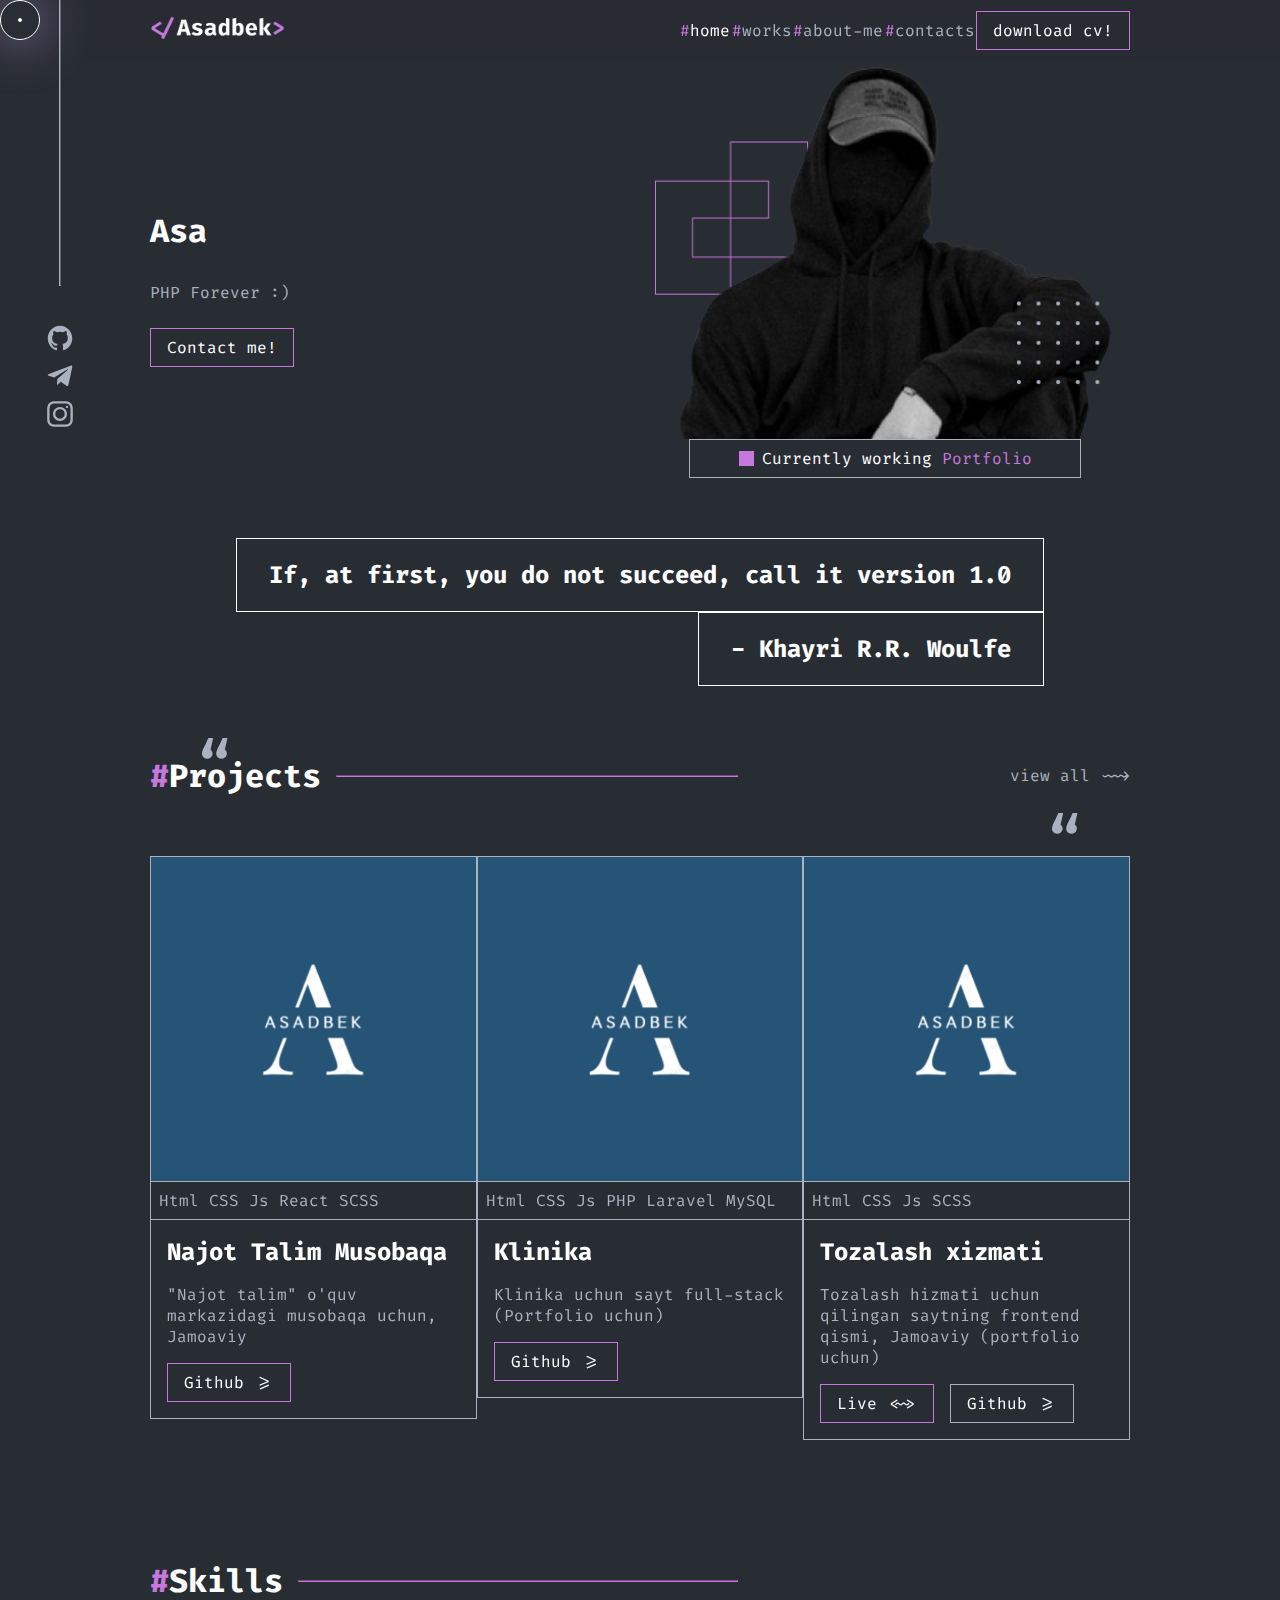
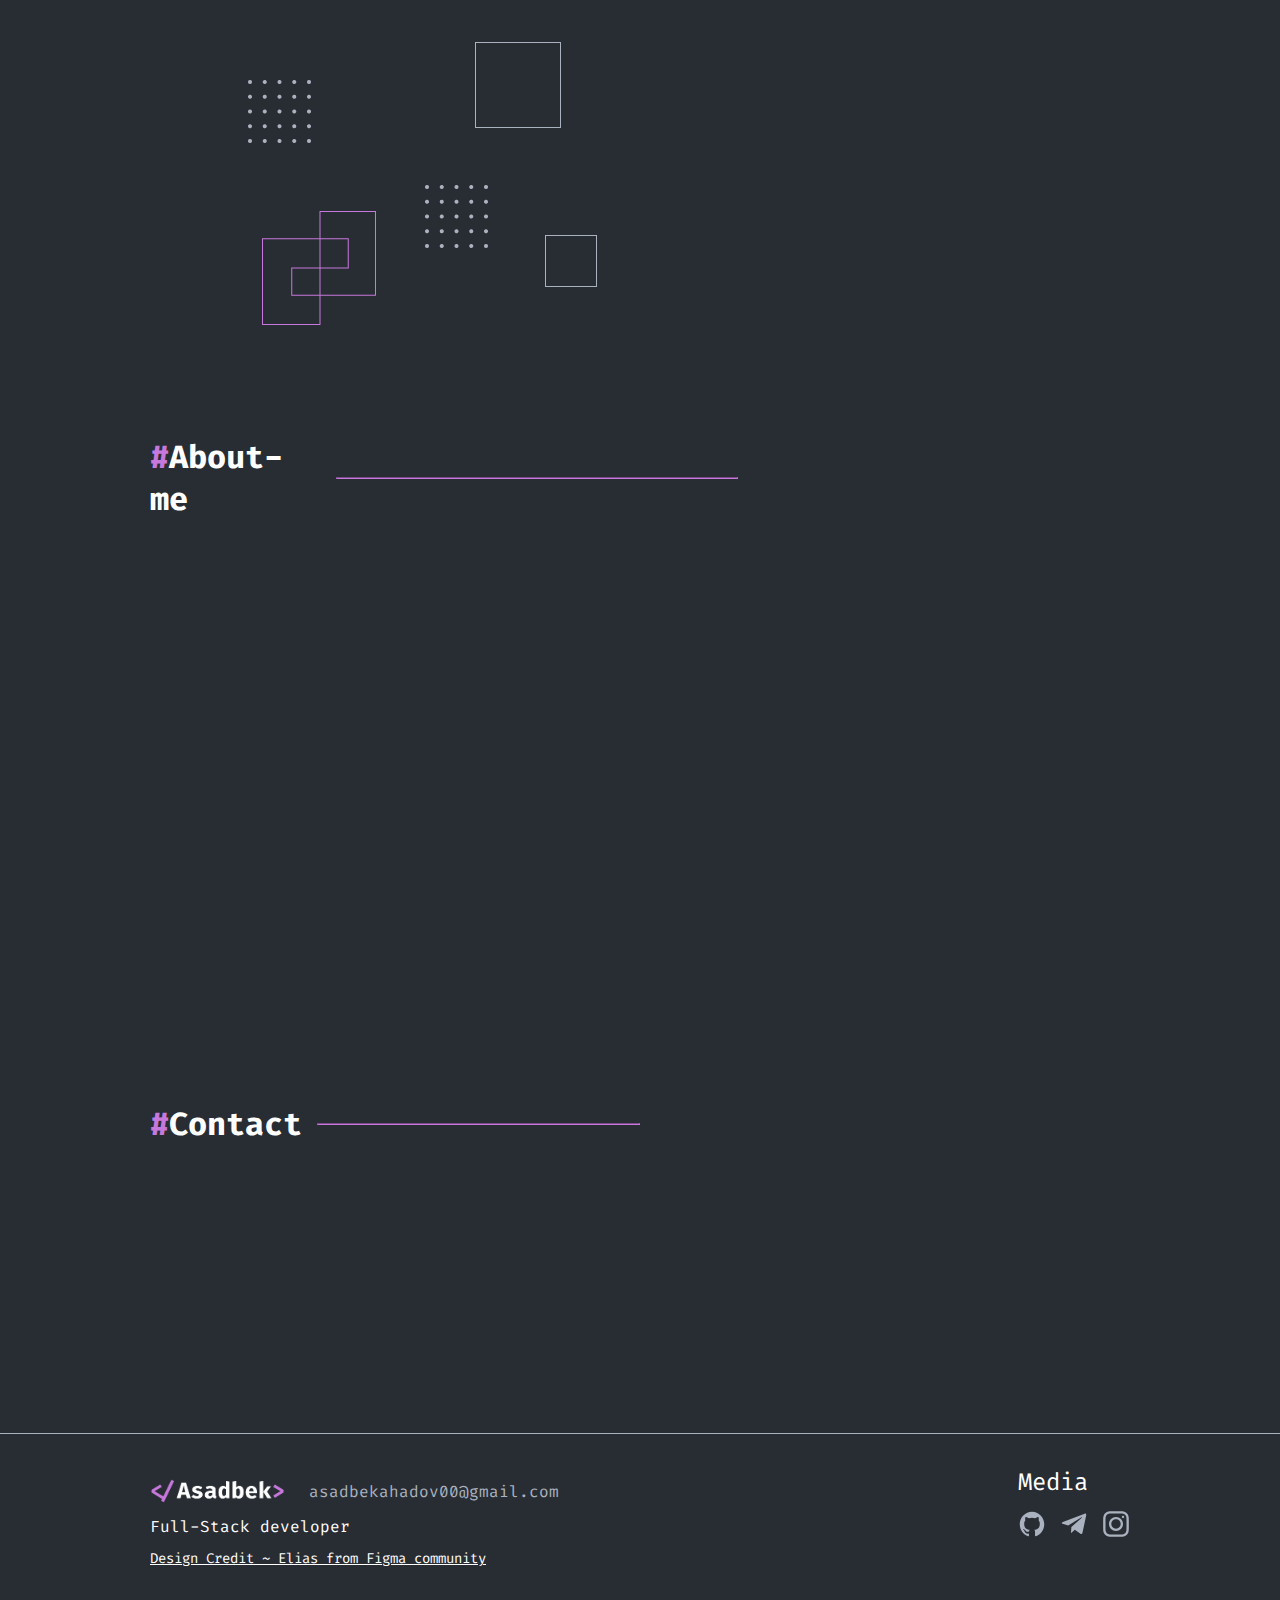
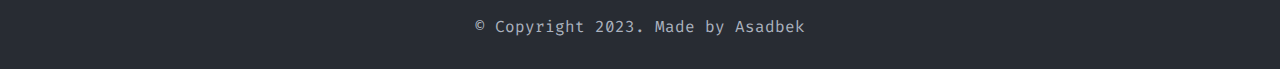
<file: index.html>
<!DOCTYPE html>
<html>
<head>
    <meta charset="UTF-8">
    <meta name="viewport" content="width=device-width, initial-scale=1.0">
    <title>Asadbek's Portfolio Site - Home</title>
    <link rel="stylesheet" href="style.css">
    <link rel="stylesheet" href="./aos/aos.css">
    <link rel="stylesheet" href="./responsive/responsive.css">
    <link rel="shortcut icon" href="./imgs/favicon.ico" type="image/x-icon">
    <style>
        .typed-cursor {
            display: none;
        }
    </style>
</head>
<body>
    <div id="cursor" class="cursor">
        <div class="ring">
            <div></div>
        </div>
        <div class="ring">
            <div></div>
        </div>
    </div>
    <nav>
        <div class="hambergurMenuActive">
            <div class="top">
                <img src="./imgs/logo.png" alt="Logo" height="50px">
                <img src="./imgs/exit.png" alt="exit" class="exitMenu">
            </div>
            <div class="center">
                <ul>
                    <li><a href="./index.html"><span>#</span>home</a></li>
                    <li><a href="./pages/projects.html"><span>#</span>works</a></li>
                    <li><a href="./pages/aboutMe.html"><span>#</span>about-me</a></li>
                    <li><a href="index.html#contact"><span>#</span>contacts</a></li>
                    <div class="button">
                        <a href="./cv.pdf" download>download cv!</a>
                    </div>
                </ul>
            </div>
            <div class="bottom">
                <div class="icons">
                    <a href="https://github.com/PR09RAMM3R">
                        <svg xmlns="http://www.w3.org/2000/svg" viewBox="0 0 512 512" width="28px" height="28px" >
                            <path d="M256 32C132.3 32 32 134.9 32 261.7c0 101.5 64.2 187.5 153.2 217.9a17.56 17.56 0 003.8.4c8.3 0 11.5-6.1 11.5-11.4 0-5.5-.2-19.9-.3-39.1a102.4 102.4 0 01-22.6 2.7c-43.1 0-52.9-33.5-52.9-33.5-10.2-26.5-24.9-33.6-24.9-33.6-19.5-13.7-.1-14.1 1.4-14.1h.1c22.5 2 34.3 23.8 34.3 23.8 11.2 19.6 26.2 25.1 39.6 25.1a63 63 0 0025.6-6c2-14.8 7.8-24.9 14.2-30.7-49.7-5.8-102-25.5-102-113.5 0-25.1 8.7-45.6 23-61.6-2.3-5.8-10-29.2 2.2-60.8a18.64 18.64 0 015-.5c8.1 0 26.4 3.1 56.6 24.1a208.21 208.21 0 01112.2 0c30.2-21 48.5-24.1 56.6-24.1a18.64 18.64 0 015 .5c12.2 31.6 4.5 55 2.2 60.8 14.3 16.1 23 36.6 23 61.6 0 88.2-52.4 107.6-102.3 113.3 8 7.1 15.2 21.1 15.2 42.5 0 30.7-.3 55.5-.3 63 0 5.4 3.1 11.5 11.4 11.5a19.35 19.35 0 004-.4C415.9 449.2 480 363.1 480 261.7 480 134.9 379.7 32 256 32z" fill="#ABB2BF" />
                        </svg>
                    </a>
                    <a href="https://t.me/ful_stack_dev">
                        <svg width="28px" height="28px" viewBox="0 0 32 32" xmlns="http://www.w3.org/2000/svg">
                            <path d="M29.919 6.163l-4.225 19.925c-0.319 1.406-1.15 1.756-2.331 1.094l-6.438-4.744-3.106 2.988c-0.344 0.344-0.631 0.631-1.294 0.631l0.463-6.556 11.931-10.781c0.519-0.462-0.113-0.719-0.806-0.256l-14.75 9.288-6.35-1.988c-1.381-0.431-1.406-1.381 0.288-2.044l24.837-9.569c1.15-0.431 2.156 0.256 1.781 2.013z" fill="#ABB2BF"/>
                        </svg>
                    </a>
                    <a href="https://instagram.com/amirasadulloh">
                        <svg width="28px" height="28px" viewBox="0 0 24 24" fill="none" xmlns="http://www.w3.org/2000/svg">
                        <path fill-rule="evenodd" clip-rule="evenodd" d="M12 18C15.3137 18 18 15.3137 18 12C18 8.68629 15.3137 6 12 6C8.68629 6 6 8.68629 6 12C6 15.3137 8.68629 18 12 18ZM12 16C14.2091 16 16 14.2091 16 12C16 9.79086 14.2091 8 12 8C9.79086 8 8 9.79086 8 12C8 14.2091 9.79086 16 12 16Z" fill="#ABB2BF"/>
                        <path d="M18 5C17.4477 5 17 5.44772 17 6C17 6.55228 17.4477 7 18 7C18.5523 7 19 6.55228 19 6C19 5.44772 18.5523 5 18 5Z" fill="#ABB2BF"/>
                        <path fill-rule="evenodd" clip-rule="evenodd" d="M1.65396 4.27606C1 5.55953 1 7.23969 1 10.6V13.4C1 16.7603 1 18.4405 1.65396 19.7239C2.2292 20.8529 3.14708 21.7708 4.27606 22.346C5.55953 23 7.23969 23 10.6 23H13.4C16.7603 23 18.4405 23 19.7239 22.346C20.8529 21.7708 21.7708 20.8529 22.346 19.7239C23 18.4405 23 16.7603 23 13.4V10.6C23 7.23969 23 5.55953 22.346 4.27606C21.7708 3.14708 20.8529 2.2292 19.7239 1.65396C18.4405 1 16.7603 1 13.4 1H10.6C7.23969 1 5.55953 1 4.27606 1.65396C3.14708 2.2292 2.2292 3.14708 1.65396 4.27606ZM13.4 3H10.6C8.88684 3 7.72225 3.00156 6.82208 3.0751C5.94524 3.14674 5.49684 3.27659 5.18404 3.43597C4.43139 3.81947 3.81947 4.43139 3.43597 5.18404C3.27659 5.49684 3.14674 5.94524 3.0751 6.82208C3.00156 7.72225 3 8.88684 3 10.6V13.4C3 15.1132 3.00156 16.2777 3.0751 17.1779C3.14674 18.0548 3.27659 18.5032 3.43597 18.816C3.81947 19.5686 4.43139 20.1805 5.18404 20.564C5.49684 20.7234 5.94524 20.8533 6.82208 20.9249C7.72225 20.9984 8.88684 21 10.6 21H13.4C15.1132 21 16.2777 20.9984 17.1779 20.9249C18.0548 20.8533 18.5032 20.7234 18.816 20.564C19.5686 20.1805 20.1805 19.5686 20.564 18.816C20.7234 18.5032 20.8533 18.0548 20.9249 17.1779C20.9984 16.2777 21 15.1132 21 13.4V10.6C21 8.88684 20.9984 7.72225 20.9249 6.82208C20.8533 5.94524 20.7234 5.49684 20.564 5.18404C20.1805 4.43139 19.5686 3.81947 18.816 3.43597C18.5032 3.27659 18.0548 3.14674 17.1779 3.0751C16.2777 3.00156 15.1132 3 13.4 3Z" fill="#ABB2BF"/>
                        </svg>
                    </a>
                </div>
            </div>
        </div>
        <div class="left">
            <a href="./index.html">
                <img src="./imgs/logo.png" alt="" height="50px" loading="lazy">
            </a>
            <div class="hamburgerMenu">
                <img src="./imgs/hamburgerMenu.png" alt="Hamburger Menu">
            </div>
        </div>
        <div class="right">
            <ul>
                <li><a href="./index.html" class="active"><span>#</span>home</a></li>
                <li><a href="./pages/projects.html"><span>#</span>works</a></li>
                <li><a href="./pages/aboutMe.html"><span>#</span>about-me</a></li>
                <li><a href="index.html#contact"><span>#</span>contacts</a></li>
                <div class="button">
                    <a href="./cv.pdf" download>download cv!</a>
                </div>
            </ul>
        </div>
    </nav>
    <div class="container">
        <div class="sidebar">
            <hr>
            <div class="icons">
                <a href="https://github.com/PR09RAMM3R">
                    <svg xmlns="http://www.w3.org/2000/svg" viewBox="0 0 512 512" width="28px" height="28px" >
                        <path d="M256 32C132.3 32 32 134.9 32 261.7c0 101.5 64.2 187.5 153.2 217.9a17.56 17.56 0 003.8.4c8.3 0 11.5-6.1 11.5-11.4 0-5.5-.2-19.9-.3-39.1a102.4 102.4 0 01-22.6 2.7c-43.1 0-52.9-33.5-52.9-33.5-10.2-26.5-24.9-33.6-24.9-33.6-19.5-13.7-.1-14.1 1.4-14.1h.1c22.5 2 34.3 23.8 34.3 23.8 11.2 19.6 26.2 25.1 39.6 25.1a63 63 0 0025.6-6c2-14.8 7.8-24.9 14.2-30.7-49.7-5.8-102-25.5-102-113.5 0-25.1 8.7-45.6 23-61.6-2.3-5.8-10-29.2 2.2-60.8a18.64 18.64 0 015-.5c8.1 0 26.4 3.1 56.6 24.1a208.21 208.21 0 01112.2 0c30.2-21 48.5-24.1 56.6-24.1a18.64 18.64 0 015 .5c12.2 31.6 4.5 55 2.2 60.8 14.3 16.1 23 36.6 23 61.6 0 88.2-52.4 107.6-102.3 113.3 8 7.1 15.2 21.1 15.2 42.5 0 30.7-.3 55.5-.3 63 0 5.4 3.1 11.5 11.4 11.5a19.35 19.35 0 004-.4C415.9 449.2 480 363.1 480 261.7 480 134.9 379.7 32 256 32z" fill="#ABB2BF" />
                    </svg>
                </a>
                <a href="https://t.me/ful_stack_dev">
                    <svg width="28px" height="28px" viewBox="0 0 32 32" xmlns="http://www.w3.org/2000/svg">
                        <path d="M29.919 6.163l-4.225 19.925c-0.319 1.406-1.15 1.756-2.331 1.094l-6.438-4.744-3.106 2.988c-0.344 0.344-0.631 0.631-1.294 0.631l0.463-6.556 11.931-10.781c0.519-0.462-0.113-0.719-0.806-0.256l-14.75 9.288-6.35-1.988c-1.381-0.431-1.406-1.381 0.288-2.044l24.837-9.569c1.15-0.431 2.156 0.256 1.781 2.013z" fill="#ABB2BF"/>
                    </svg>
                </a>
                <a href="https://instagram.com/amirasadulloh">
                    <svg width="28px" height="28px" viewBox="0 0 24 24" fill="none" xmlns="http://www.w3.org/2000/svg">
                    <path fill-rule="evenodd" clip-rule="evenodd" d="M12 18C15.3137 18 18 15.3137 18 12C18 8.68629 15.3137 6 12 6C8.68629 6 6 8.68629 6 12C6 15.3137 8.68629 18 12 18ZM12 16C14.2091 16 16 14.2091 16 12C16 9.79086 14.2091 8 12 8C9.79086 8 8 9.79086 8 12C8 14.2091 9.79086 16 12 16Z" fill="#ABB2BF"/>
                    <path d="M18 5C17.4477 5 17 5.44772 17 6C17 6.55228 17.4477 7 18 7C18.5523 7 19 6.55228 19 6C19 5.44772 18.5523 5 18 5Z" fill="#ABB2BF"/>
                    <path fill-rule="evenodd" clip-rule="evenodd" d="M1.65396 4.27606C1 5.55953 1 7.23969 1 10.6V13.4C1 16.7603 1 18.4405 1.65396 19.7239C2.2292 20.8529 3.14708 21.7708 4.27606 22.346C5.55953 23 7.23969 23 10.6 23H13.4C16.7603 23 18.4405 23 19.7239 22.346C20.8529 21.7708 21.7708 20.8529 22.346 19.7239C23 18.4405 23 16.7603 23 13.4V10.6C23 7.23969 23 5.55953 22.346 4.27606C21.7708 3.14708 20.8529 2.2292 19.7239 1.65396C18.4405 1 16.7603 1 13.4 1H10.6C7.23969 1 5.55953 1 4.27606 1.65396C3.14708 2.2292 2.2292 3.14708 1.65396 4.27606ZM13.4 3H10.6C8.88684 3 7.72225 3.00156 6.82208 3.0751C5.94524 3.14674 5.49684 3.27659 5.18404 3.43597C4.43139 3.81947 3.81947 4.43139 3.43597 5.18404C3.27659 5.49684 3.14674 5.94524 3.0751 6.82208C3.00156 7.72225 3 8.88684 3 10.6V13.4C3 15.1132 3.00156 16.2777 3.0751 17.1779C3.14674 18.0548 3.27659 18.5032 3.43597 18.816C3.81947 19.5686 4.43139 20.1805 5.18404 20.564C5.49684 20.7234 5.94524 20.8533 6.82208 20.9249C7.72225 20.9984 8.88684 21 10.6 21H13.4C15.1132 21 16.2777 20.9984 17.1779 20.9249C18.0548 20.8533 18.5032 20.7234 18.816 20.564C19.5686 20.1805 20.1805 19.5686 20.564 18.816C20.7234 18.5032 20.8533 18.0548 20.9249 17.1779C20.9984 16.2777 21 15.1132 21 13.4V10.6C21 8.88684 20.9984 7.72225 20.9249 6.82208C20.8533 5.94524 20.7234 5.49684 20.564 5.18404C20.1805 4.43139 19.5686 3.81947 18.816 3.43597C18.5032 3.27659 18.0548 3.14674 17.1779 3.0751C16.2777 3.00156 15.1132 3 13.4 3Z" fill="#ABB2BF"/>
                    </svg>
                </a>
            </div>
        </div>
        <header>
            <div class="top">
                <div class="left">
                    <h1 id="htext"></h1>
                    <p>PHP Forever :)</p>
                    <a href="index.html#contact">Contact me!</a>
                </div>
                <div class="right">
                    <img src="./imgs/headerImg.png" alt="Header Img" width="460px" loading="lazy">
                    <div class="workPlace">
                        <div class="sqr"></div>
                        <p>Currently working <span>Portfolio</span></p>
                    </div>
                </div>
            </div>
            <div class="bottom">
                <div class="quotes">
                    <div class="qoute">
                        <h2>If, at first, you do not succeed, call it version 1.0</h2>
                    </div>
                    <h2> - Khayri R.R. Woulfe</h2>
                </div>
            </div>
        </header>
        <div class="projects">
            <div class="top">
                <div class="left">
                    <h1><span>#</span>Projects</h1>
                    <hr>
                </div>
                <div class="right">
                    <a href="./pages/projects.html">view all ~~></a>
                </div>
            </div>
            <div class="bottom">

                <div class="card" data-aos="fade-up" data-aos-delay="100">
                    <div class="top">
                        <img src="./imgs/projectImg.jpeg" alt="Project Img" width="100%" loading="lazy">
                    </div>
                    <div class="center">
                        <p>Html CSS Js React SCSS</p>
                    </div>
                    <div class="bottom">
                        <div class="title">
                            <h2>Najot Talim Musobaqa</h2>
                        </div>
                        <div class="content">
                            <p>"Najot talim" o'quv markazidagi musobaqa uchun, Jamoaviy</p>
                        </div>
                        <div class="buttons">
                            <!-- <a href="#">Live <~></a> -->
                            <a href="https://github.com/PR09RAMM3R/NajotTalimMusobaqa">Github >=</a>
                        </div>
                    </div>
                </div>
                <div class="card" data-aos="fade-up" data-aos-delay="200">
                    <div class="top">
                        <img src="./imgs/projectImg.jpeg" alt="Project Img" width="100%" loading="lazy">
                    </div>
                    <div class="center">
                        <p>Html CSS Js PHP Laravel MySQL</p>
                    </div>
                    <div class="bottom">
                        <div class="title">
                            <h2>Klinika</h2>
                        </div>
                        <div class="content">
                            <p>Klinika uchun sayt full-stack (Portfolio uchun)</p>
                        </div>
                        <div class="buttons">
                            <!-- <a href="#">Live <~></a> -->
                            <a href="https://github.com/PR09RAMM3R/clinicSiteFullStack">Github >=</a>
                        </div>
                    </div>
                </div>
                <div class="card" data-aos="fade-up" data-aos-delay="300">
                    <div class="top">
                        <img src="./imgs/projectImg.jpeg" alt="Project Img" width="100%" loading="lazy">
                    </div>
                    <div class="center">
                        <p>Html CSS Js SCSS</p>
                    </div>
                    <div class="bottom">
                        <div class="title">
                            <h2>Tozalash xizmati</h2>
                        </div>
                        <div class="content">
                            <p>Tozalash hizmati uchun qilingan saytning frontend qismi, Jamoaviy (portfolio uchun)</p>
                        </div>
                        <div class="buttons">
                            <a href="https://homecleaning-az.netlify.app/">Live <~></a>
                            <a href="https://github.com/newNASA/homecleaning">Github >=</a>
                        </div>
                    </div>
                </div>

            </div>
        </div>
        <div class="skills">
            <div class="top">
                <h1><span>#</span>Skills</h1>
                <hr>
            </div>
            <div class="bottom">
                <div class="img">
                    <img src="./imgs/skillsImg.png" alt="Skills Img" loading="lazy">
                </div>
                <div class="skillCards">
                    <div class="left">
                        <div class="sCard" data-aos="fade-up-right">
                            <p>Languages</p>
                            <p>Javascipt PHP</p>
                        </div>
                    </div>
                    <div class="center">
                        <div class="sCard" data-aos="fade-up" data-aos-delay="100">
                            <p>Database</p>
                            <p>MySql</p>
                        </div>
                        <div class="sCard" data-aos="fade-up" data-aos-delay="150">
                            <p>Other</p>
                            <p>HTML CSS SCSS</p>
                        </div>
                    </div>
                    <div class="right">
                        <div class="sCard" data-aos="fade-up-left" data-aos-delay="200">
                            <p>Tools</p>
                            <p>VSCode Git Font</p>
                        </div>
                        <div class="sCard" data-aos="fade-up-left" data-aos-delay="250">
                            <p>Fremworks and Libraris</p>
                            <p>React.js Impress.js Tilt.js AOS.js Typed.js Laravel</p>
                        </div>
                    </div>
                </div>
            </div>
        </div>
        <div class="about">
            <div class="top">
                <h1><span>#</span>About-me</h1>
                <hr>
            </div>
            <div class="bottom">
                <div class="content" data-aos="fade-up">
                    <p id="about"></p>
                    <!-- Hello, i'm Asadbek!<br><br>I'm a self-taught full-stack developer based in Ferghana, Uzbekistan. I can develop responsive websites from scratch and raise them into modern user-friendly web experiences.<br><br>Transforming my creativity and knowledge into a websites has been my passion for over a year. I have been helping various clients to establish their presence online. I always strive to learn about the newest technologies and frameworks. -->
                    <a href="./pages/aboutMe.html">Read More -></a>
                </div>
                <div class="img" data-aos="fade-up-left">
                    <img src="./imgs/aboutImg.png" alt="">
                </div>
            </div>
        </div>
        <div class="contact" id="contact">
            <div class="top">
                <h1><span>#</span>Contact</h1>
                <hr>
            </div>
            <div class="bottom">
                <div class="left">
                    <!-- I’m interested in freelance opportunities. However, if you have other request or question, don’t hesitate to contact me -->
                    <p id="contactText"></p>
                </div>
                <div class="right">
                    <div class="massageMe" data-aos="fade-up">
                        <p>Massage me here</p>
                        <div class="links">
                            <a href="mailto:asadbekahadov00@gmail.com">
                                <svg fill="#ABB2BF" width="28px" height="28px" viewBox="0 0 1920 1920" xmlns="http://www.w3.org/2000/svg">
                                    <path d="M1920 428.266v1189.54l-464.16-580.146-88.203 70.585 468.679 585.904H83.684l468.679-585.904-88.202-70.585L0 1617.805V428.265l959.944 832.441L1920 428.266ZM1919.932 226v52.627l-959.943 832.44L.045 278.628V226h1919.887Z" fill-rule="evenodd"/>
                                </svg>
                                asadbekahadov00@gmail.com
                            </a>
                            <a href="https://t.me/pl4yerunkn0wn">
                                <svg width="28px" height="28px" viewBox="0 0 32 32" xmlns="http://www.w3.org/2000/svg" fill="#ABB2BF">
                                    <path d="M29.919 6.163l-4.225 19.925c-0.319 1.406-1.15 1.756-2.331 1.094l-6.438-4.744-3.106 2.988c-0.344 0.344-0.631 0.631-1.294 0.631l0.463-6.556 11.931-10.781c0.519-0.462-0.113-0.719-0.806-0.256l-14.75 9.288-6.35-1.988c-1.381-0.431-1.406-1.381 0.288-2.044l24.837-9.569c1.15-0.431 2.156 0.256 1.781 2.013z"/>
                                </svg>
                                ASADBEK
                            </a>
                        </div>
                    </div>
                </div>
            </div>
        </div>
    </div>
    <footer>
        <div class="top">
            <div class="left">
                <div class="nl">
                    <img src="./imgs/logo.png" alt="logo" height="50">
                    <a href="mailto:asadbekahadov00@gmail.com">asadbekahadov00@gmail.com</a>
                </div>
                <p>Full-Stack developer</p>
                <a href="https://www.figma.com/community/file/1164933568884615740/portfolio" target="_blank">Design Credit ~ Elias from Figma community</a>
            </div>
            <div class="right">
                <div class="mlinks">
                    <p>Media</p>
                    <div class="media">
                        <a href="https://github.com/PR09RAMM3R">
                            <svg xmlns="http://www.w3.org/2000/svg" viewBox="0 0 512 512" width="28px" height="28px" >
                                <path d="M256 32C132.3 32 32 134.9 32 261.7c0 101.5 64.2 187.5 153.2 217.9a17.56 17.56 0 003.8.4c8.3 0 11.5-6.1 11.5-11.4 0-5.5-.2-19.9-.3-39.1a102.4 102.4 0 01-22.6 2.7c-43.1 0-52.9-33.5-52.9-33.5-10.2-26.5-24.9-33.6-24.9-33.6-19.5-13.7-.1-14.1 1.4-14.1h.1c22.5 2 34.3 23.8 34.3 23.8 11.2 19.6 26.2 25.1 39.6 25.1a63 63 0 0025.6-6c2-14.8 7.8-24.9 14.2-30.7-49.7-5.8-102-25.5-102-113.5 0-25.1 8.7-45.6 23-61.6-2.3-5.8-10-29.2 2.2-60.8a18.64 18.64 0 015-.5c8.1 0 26.4 3.1 56.6 24.1a208.21 208.21 0 01112.2 0c30.2-21 48.5-24.1 56.6-24.1a18.64 18.64 0 015 .5c12.2 31.6 4.5 55 2.2 60.8 14.3 16.1 23 36.6 23 61.6 0 88.2-52.4 107.6-102.3 113.3 8 7.1 15.2 21.1 15.2 42.5 0 30.7-.3 55.5-.3 63 0 5.4 3.1 11.5 11.4 11.5a19.35 19.35 0 004-.4C415.9 449.2 480 363.1 480 261.7 480 134.9 379.7 32 256 32z" fill="#ABB2BF" />
                            </svg>
                        </a>
                        <a href="https://t.me/ful_stack_dev">
                            <svg width="28px" height="28px" viewBox="0 0 32 32" xmlns="http://www.w3.org/2000/svg">
                                <path d="M29.919 6.163l-4.225 19.925c-0.319 1.406-1.15 1.756-2.331 1.094l-6.438-4.744-3.106 2.988c-0.344 0.344-0.631 0.631-1.294 0.631l0.463-6.556 11.931-10.781c0.519-0.462-0.113-0.719-0.806-0.256l-14.75 9.288-6.35-1.988c-1.381-0.431-1.406-1.381 0.288-2.044l24.837-9.569c1.15-0.431 2.156 0.256 1.781 2.013z" fill="#ABB2BF"/>
                            </svg>
                        </a>
                        <a href="https://instagram.com/amirasadulloh">
                            <svg width="28px" height="28px" viewBox="0 0 24 24" fill="none" xmlns="http://www.w3.org/2000/svg">
                                <path fill-rule="evenodd" clip-rule="evenodd" d="M12 18C15.3137 18 18 15.3137 18 12C18 8.68629 15.3137 6 12 6C8.68629 6 6 8.68629 6 12C6 15.3137 8.68629 18 12 18ZM12 16C14.2091 16 16 14.2091 16 12C16 9.79086 14.2091 8 12 8C9.79086 8 8 9.79086 8 12C8 14.2091 9.79086 16 12 16Z" fill="#ABB2BF"/>
                                <path d="M18 5C17.4477 5 17 5.44772 17 6C17 6.55228 17.4477 7 18 7C18.5523 7 19 6.55228 19 6C19 5.44772 18.5523 5 18 5Z" fill="#ABB2BF"/>
                                <path fill-rule="evenodd" clip-rule="evenodd" d="M1.65396 4.27606C1 5.55953 1 7.23969 1 10.6V13.4C1 16.7603 1 18.4405 1.65396 19.7239C2.2292 20.8529 3.14708 21.7708 4.27606 22.346C5.55953 23 7.23969 23 10.6 23H13.4C16.7603 23 18.4405 23 19.7239 22.346C20.8529 21.7708 21.7708 20.8529 22.346 19.7239C23 18.4405 23 16.7603 23 13.4V10.6C23 7.23969 23 5.55953 22.346 4.27606C21.7708 3.14708 20.8529 2.2292 19.7239 1.65396C18.4405 1 16.7603 1 13.4 1H10.6C7.23969 1 5.55953 1 4.27606 1.65396C3.14708 2.2292 2.2292 3.14708 1.65396 4.27606ZM13.4 3H10.6C8.88684 3 7.72225 3.00156 6.82208 3.0751C5.94524 3.14674 5.49684 3.27659 5.18404 3.43597C4.43139 3.81947 3.81947 4.43139 3.43597 5.18404C3.27659 5.49684 3.14674 5.94524 3.0751 6.82208C3.00156 7.72225 3 8.88684 3 10.6V13.4C3 15.1132 3.00156 16.2777 3.0751 17.1779C3.14674 18.0548 3.27659 18.5032 3.43597 18.816C3.81947 19.5686 4.43139 20.1805 5.18404 20.564C5.49684 20.7234 5.94524 20.8533 6.82208 20.9249C7.72225 20.9984 8.88684 21 10.6 21H13.4C15.1132 21 16.2777 20.9984 17.1779 20.9249C18.0548 20.8533 18.5032 20.7234 18.816 20.564C19.5686 20.1805 20.1805 19.5686 20.564 18.816C20.7234 18.5032 20.8533 18.0548 20.9249 17.1779C20.9984 16.2777 21 15.1132 21 13.4V10.6C21 8.88684 20.9984 7.72225 20.9249 6.82208C20.8533 5.94524 20.7234 5.49684 20.564 5.18404C20.1805 4.43139 19.5686 3.81947 18.816 3.43597C18.5032 3.27659 18.0548 3.14674 17.1779 3.0751C16.2777 3.00156 15.1132 3 13.4 3Z" fill="#ABB2BF"/>
                            </svg>
                        </a>
                    </div>
                </div>
            </div>
        </div>
        <div class="bottom">
            <p>© Copyright 2023. Made by Asadbek</p>
        </div>
    </footer>
    <script src="./main.js"></script>
    <script src="./aos/aos.js"></script>
    <script src="./typedJs/typed.umd.js"></script>
    <script>
        new Typed('#htext', {
            strings: ["Asadbek is <span>Full Stack Web Developer</span>"],
            typeSpeed: 50,
            startDelay: 500,
        });

        const viewportObserver1 = new IntersectionObserver((entries, observer) => {
            if (entries[0].isIntersecting) {
                new Typed('#contactText', {
                    strings: ["I’m interested in freelance opportunities. However, if you have other request or question, don’t hesitate to contact me"],
                    typeSpeed: 10,
                });
                observer.unobserve(document.querySelector('#contactText'))
            }
        })
        viewportObserver1.observe(document.querySelector('#contactText'))


        const viewportObserver = new IntersectionObserver((entries, observer) => {
            if (entries[0].isIntersecting) {
                var typed2 = new Typed('#about', {
                    strings: ["Hello, i'm Asadbek!<br><br>I'm a self-taught full-stack developer based in Ferghana, Uzbekistan. I can develop responsive websites from scratch and raise them into modern user-friendly web experiences.<br><br>Transforming my creativity and knowledge into a websites has been my passion for over a year. I have been helping various clients to establish their presence online. I always strive to learn about the newest technologies and frameworks."],
                    typeSpeed: 10,
                });
                observer.unobserve(document.querySelector('#about'))
            }
        })
        viewportObserver.observe(document.querySelector('#about'))
    </script>
    <script>
        AOS.init()
    </script>
</body>
</html>
</file>
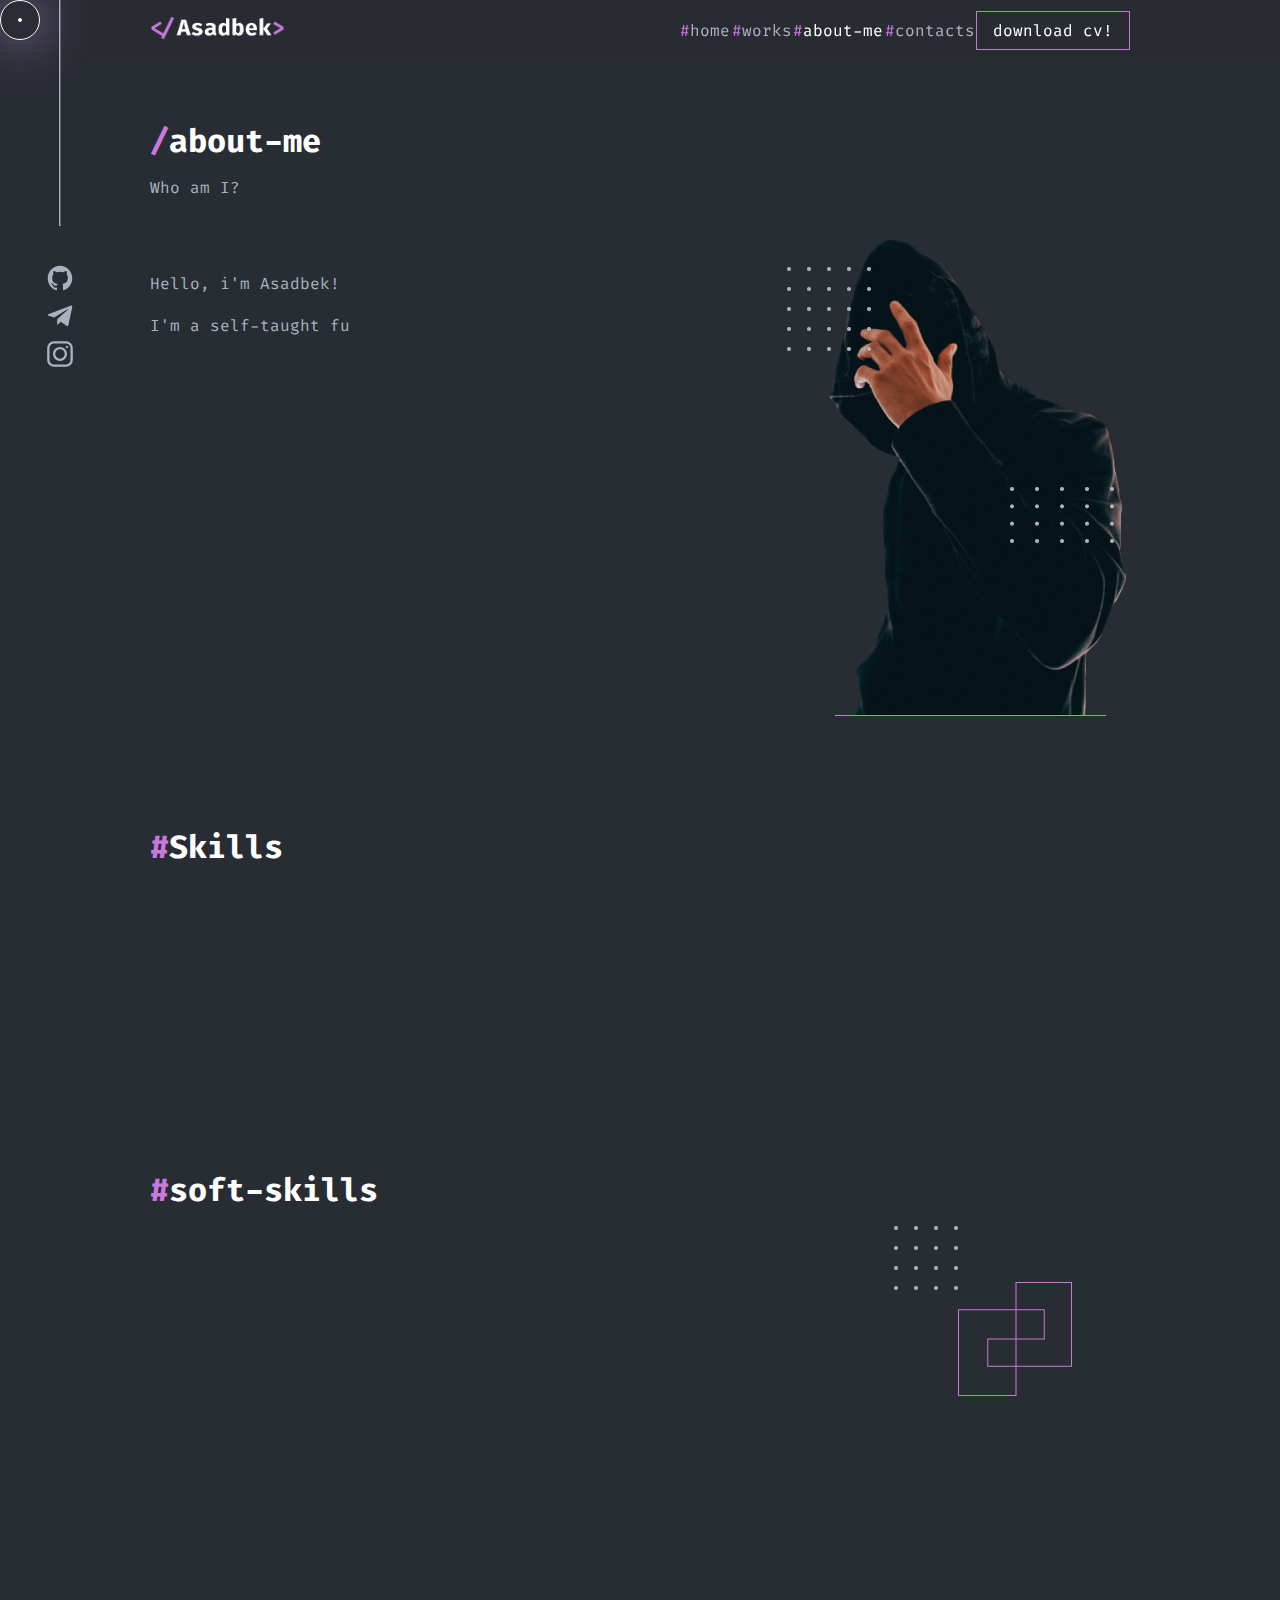
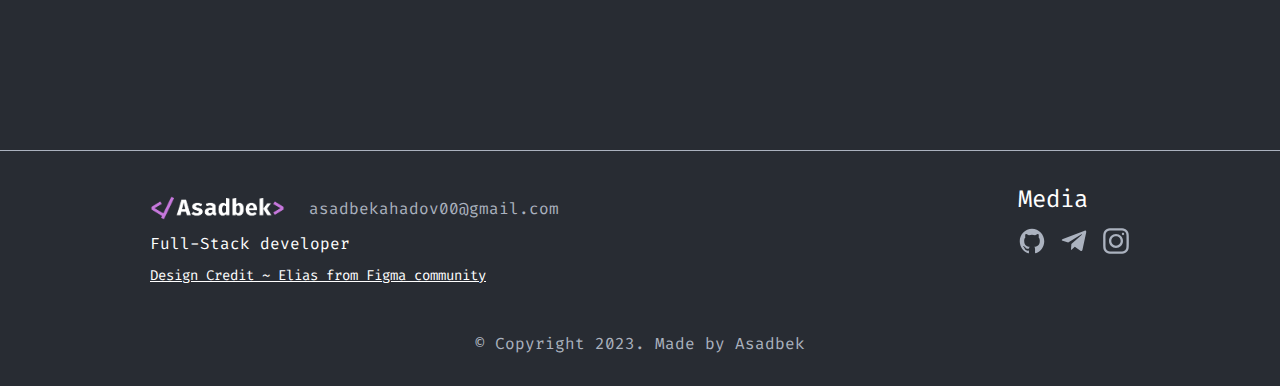
<file: pages/aboutMe.html>
<!DOCTYPE html>
<html lang="en">
<head>
    <meta charset="UTF-8">
    <meta name="viewport" content="width=device-width, initial-scale=1.0">
    <title>Asadbek's Portfolio Site - About</title>
    <link rel="stylesheet" href="../style.css">
    <link rel="stylesheet" href="../aos/aos.css">
    <link rel="stylesheet" href="../pagesStyles/aboutMe.css">
    <link rel="stylesheet" href="../responsive/responsive.css">
    <link rel="shortcut icon" href="../imgs/favicon.ico" type="image/x-icon">
    <style>
        .typed-cursor {
            display: none;
        }
    </style>
</head>
<body>
    <div id="cursor" class="cursor">
        <div class="ring">
            <div></div>
        </div>
        <div class="ring">
            <div></div>
        </div>
    </div>
    <div class="sidebar">
        <hr>
        <div class="icons">
            <a href="https://github.com/PR09RAMM3R">
                <svg xmlns="http://www.w3.org/2000/svg" viewBox="0 0 512 512" width="28px" height="28px" >
                    <path d="M256 32C132.3 32 32 134.9 32 261.7c0 101.5 64.2 187.5 153.2 217.9a17.56 17.56 0 003.8.4c8.3 0 11.5-6.1 11.5-11.4 0-5.5-.2-19.9-.3-39.1a102.4 102.4 0 01-22.6 2.7c-43.1 0-52.9-33.5-52.9-33.5-10.2-26.5-24.9-33.6-24.9-33.6-19.5-13.7-.1-14.1 1.4-14.1h.1c22.5 2 34.3 23.8 34.3 23.8 11.2 19.6 26.2 25.1 39.6 25.1a63 63 0 0025.6-6c2-14.8 7.8-24.9 14.2-30.7-49.7-5.8-102-25.5-102-113.5 0-25.1 8.7-45.6 23-61.6-2.3-5.8-10-29.2 2.2-60.8a18.64 18.64 0 015-.5c8.1 0 26.4 3.1 56.6 24.1a208.21 208.21 0 01112.2 0c30.2-21 48.5-24.1 56.6-24.1a18.64 18.64 0 015 .5c12.2 31.6 4.5 55 2.2 60.8 14.3 16.1 23 36.6 23 61.6 0 88.2-52.4 107.6-102.3 113.3 8 7.1 15.2 21.1 15.2 42.5 0 30.7-.3 55.5-.3 63 0 5.4 3.1 11.5 11.4 11.5a19.35 19.35 0 004-.4C415.9 449.2 480 363.1 480 261.7 480 134.9 379.7 32 256 32z" fill="#ABB2BF" />
                </svg>
            </a>
            <a href="https://t.me/ful_stack_dev">
                <svg width="28px" height="28px" viewBox="0 0 32 32" xmlns="http://www.w3.org/2000/svg">
                    <path d="M29.919 6.163l-4.225 19.925c-0.319 1.406-1.15 1.756-2.331 1.094l-6.438-4.744-3.106 2.988c-0.344 0.344-0.631 0.631-1.294 0.631l0.463-6.556 11.931-10.781c0.519-0.462-0.113-0.719-0.806-0.256l-14.75 9.288-6.35-1.988c-1.381-0.431-1.406-1.381 0.288-2.044l24.837-9.569c1.15-0.431 2.156 0.256 1.781 2.013z" fill="#ABB2BF"/>
                </svg>
            </a>
            <a href="https://instagram.com/amirasadulloh">
                <svg width="28px" height="28px" viewBox="0 0 24 24" fill="none" xmlns="http://www.w3.org/2000/svg">
                <path fill-rule="evenodd" clip-rule="evenodd" d="M12 18C15.3137 18 18 15.3137 18 12C18 8.68629 15.3137 6 12 6C8.68629 6 6 8.68629 6 12C6 15.3137 8.68629 18 12 18ZM12 16C14.2091 16 16 14.2091 16 12C16 9.79086 14.2091 8 12 8C9.79086 8 8 9.79086 8 12C8 14.2091 9.79086 16 12 16Z" fill="#ABB2BF"/>
                <path d="M18 5C17.4477 5 17 5.44772 17 6C17 6.55228 17.4477 7 18 7C18.5523 7 19 6.55228 19 6C19 5.44772 18.5523 5 18 5Z" fill="#ABB2BF"/>
                <path fill-rule="evenodd" clip-rule="evenodd" d="M1.65396 4.27606C1 5.55953 1 7.23969 1 10.6V13.4C1 16.7603 1 18.4405 1.65396 19.7239C2.2292 20.8529 3.14708 21.7708 4.27606 22.346C5.55953 23 7.23969 23 10.6 23H13.4C16.7603 23 18.4405 23 19.7239 22.346C20.8529 21.7708 21.7708 20.8529 22.346 19.7239C23 18.4405 23 16.7603 23 13.4V10.6C23 7.23969 23 5.55953 22.346 4.27606C21.7708 3.14708 20.8529 2.2292 19.7239 1.65396C18.4405 1 16.7603 1 13.4 1H10.6C7.23969 1 5.55953 1 4.27606 1.65396C3.14708 2.2292 2.2292 3.14708 1.65396 4.27606ZM13.4 3H10.6C8.88684 3 7.72225 3.00156 6.82208 3.0751C5.94524 3.14674 5.49684 3.27659 5.18404 3.43597C4.43139 3.81947 3.81947 4.43139 3.43597 5.18404C3.27659 5.49684 3.14674 5.94524 3.0751 6.82208C3.00156 7.72225 3 8.88684 3 10.6V13.4C3 15.1132 3.00156 16.2777 3.0751 17.1779C3.14674 18.0548 3.27659 18.5032 3.43597 18.816C3.81947 19.5686 4.43139 20.1805 5.18404 20.564C5.49684 20.7234 5.94524 20.8533 6.82208 20.9249C7.72225 20.9984 8.88684 21 10.6 21H13.4C15.1132 21 16.2777 20.9984 17.1779 20.9249C18.0548 20.8533 18.5032 20.7234 18.816 20.564C19.5686 20.1805 20.1805 19.5686 20.564 18.816C20.7234 18.5032 20.8533 18.0548 20.9249 17.1779C20.9984 16.2777 21 15.1132 21 13.4V10.6C21 8.88684 20.9984 7.72225 20.9249 6.82208C20.8533 5.94524 20.7234 5.49684 20.564 5.18404C20.1805 4.43139 19.5686 3.81947 18.816 3.43597C18.5032 3.27659 18.0548 3.14674 17.1779 3.0751C16.2777 3.00156 15.1132 3 13.4 3Z" fill="#ABB2BF"/>
                </svg>
            </a>
        </div>
    </div>
    <nav>
        <div class="hambergurMenuActive">
            <div class="top">
                <img src="../imgs/logo.png" alt="Logo" height="50px">
                <img src="../imgs/exit.png" alt="exit" class="exitMenu">
            </div>
            <div class="center">
                <ul>
                    <li><a href="../index.html"><span>#</span>home</a></li>
                    <li><a href="./projects.html"><span>#</span>works</a></li>
                    <li><a href="./aboutMe.html"><span>#</span>about-me</a></li>
                    <li><a href="../index.html#contact"><span>#</span>contacts</a></li>
                    <div class="button">
                        <a href="../cv.pdf" download>download cv!</a>
                    </div>
                </ul>
            </div>
            <div class="bottom">
                <div class="icons">
                    <a href="https://github.com/PR09RAMM3R">
                        <svg xmlns="http://www.w3.org/2000/svg" viewBox="0 0 512 512" width="28px" height="28px" >
                            <path d="M256 32C132.3 32 32 134.9 32 261.7c0 101.5 64.2 187.5 153.2 217.9a17.56 17.56 0 003.8.4c8.3 0 11.5-6.1 11.5-11.4 0-5.5-.2-19.9-.3-39.1a102.4 102.4 0 01-22.6 2.7c-43.1 0-52.9-33.5-52.9-33.5-10.2-26.5-24.9-33.6-24.9-33.6-19.5-13.7-.1-14.1 1.4-14.1h.1c22.5 2 34.3 23.8 34.3 23.8 11.2 19.6 26.2 25.1 39.6 25.1a63 63 0 0025.6-6c2-14.8 7.8-24.9 14.2-30.7-49.7-5.8-102-25.5-102-113.5 0-25.1 8.7-45.6 23-61.6-2.3-5.8-10-29.2 2.2-60.8a18.64 18.64 0 015-.5c8.1 0 26.4 3.1 56.6 24.1a208.21 208.21 0 01112.2 0c30.2-21 48.5-24.1 56.6-24.1a18.64 18.64 0 015 .5c12.2 31.6 4.5 55 2.2 60.8 14.3 16.1 23 36.6 23 61.6 0 88.2-52.4 107.6-102.3 113.3 8 7.1 15.2 21.1 15.2 42.5 0 30.7-.3 55.5-.3 63 0 5.4 3.1 11.5 11.4 11.5a19.35 19.35 0 004-.4C415.9 449.2 480 363.1 480 261.7 480 134.9 379.7 32 256 32z" fill="#ABB2BF" />
                        </svg>
                    </a>
                    <a href="https://t.me/ful_stack_dev">
                        <svg width="28px" height="28px" viewBox="0 0 32 32" xmlns="http://www.w3.org/2000/svg">
                            <path d="M29.919 6.163l-4.225 19.925c-0.319 1.406-1.15 1.756-2.331 1.094l-6.438-4.744-3.106 2.988c-0.344 0.344-0.631 0.631-1.294 0.631l0.463-6.556 11.931-10.781c0.519-0.462-0.113-0.719-0.806-0.256l-14.75 9.288-6.35-1.988c-1.381-0.431-1.406-1.381 0.288-2.044l24.837-9.569c1.15-0.431 2.156 0.256 1.781 2.013z" fill="#ABB2BF"/>
                        </svg>
                    </a>
                    <a href="https://instagram.com/amirasadulloh">
                        <svg width="28px" height="28px" viewBox="0 0 24 24" fill="none" xmlns="http://www.w3.org/2000/svg">
                        <path fill-rule="evenodd" clip-rule="evenodd" d="M12 18C15.3137 18 18 15.3137 18 12C18 8.68629 15.3137 6 12 6C8.68629 6 6 8.68629 6 12C6 15.3137 8.68629 18 12 18ZM12 16C14.2091 16 16 14.2091 16 12C16 9.79086 14.2091 8 12 8C9.79086 8 8 9.79086 8 12C8 14.2091 9.79086 16 12 16Z" fill="#ABB2BF"/>
                        <path d="M18 5C17.4477 5 17 5.44772 17 6C17 6.55228 17.4477 7 18 7C18.5523 7 19 6.55228 19 6C19 5.44772 18.5523 5 18 5Z" fill="#ABB2BF"/>
                        <path fill-rule="evenodd" clip-rule="evenodd" d="M1.65396 4.27606C1 5.55953 1 7.23969 1 10.6V13.4C1 16.7603 1 18.4405 1.65396 19.7239C2.2292 20.8529 3.14708 21.7708 4.27606 22.346C5.55953 23 7.23969 23 10.6 23H13.4C16.7603 23 18.4405 23 19.7239 22.346C20.8529 21.7708 21.7708 20.8529 22.346 19.7239C23 18.4405 23 16.7603 23 13.4V10.6C23 7.23969 23 5.55953 22.346 4.27606C21.7708 3.14708 20.8529 2.2292 19.7239 1.65396C18.4405 1 16.7603 1 13.4 1H10.6C7.23969 1 5.55953 1 4.27606 1.65396C3.14708 2.2292 2.2292 3.14708 1.65396 4.27606ZM13.4 3H10.6C8.88684 3 7.72225 3.00156 6.82208 3.0751C5.94524 3.14674 5.49684 3.27659 5.18404 3.43597C4.43139 3.81947 3.81947 4.43139 3.43597 5.18404C3.27659 5.49684 3.14674 5.94524 3.0751 6.82208C3.00156 7.72225 3 8.88684 3 10.6V13.4C3 15.1132 3.00156 16.2777 3.0751 17.1779C3.14674 18.0548 3.27659 18.5032 3.43597 18.816C3.81947 19.5686 4.43139 20.1805 5.18404 20.564C5.49684 20.7234 5.94524 20.8533 6.82208 20.9249C7.72225 20.9984 8.88684 21 10.6 21H13.4C15.1132 21 16.2777 20.9984 17.1779 20.9249C18.0548 20.8533 18.5032 20.7234 18.816 20.564C19.5686 20.1805 20.1805 19.5686 20.564 18.816C20.7234 18.5032 20.8533 18.0548 20.9249 17.1779C20.9984 16.2777 21 15.1132 21 13.4V10.6C21 8.88684 20.9984 7.72225 20.9249 6.82208C20.8533 5.94524 20.7234 5.49684 20.564 5.18404C20.1805 4.43139 19.5686 3.81947 18.816 3.43597C18.5032 3.27659 18.0548 3.14674 17.1779 3.0751C16.2777 3.00156 15.1132 3 13.4 3Z" fill="#ABB2BF"/>
                        </svg>
                    </a>
                </div>
            </div>
        </div>
        <div class="left">
            <a href="../index.html">
                <img src="../imgs/logo.png" alt="" height="50px" loading="lazy">
            </a>
            <div class="hamburgerMenu">
                <img src="../imgs/hamburgerMenu.png" alt="Hamburger Menu">
            </div>
        </div>
        <div class="right">
            <ul>
                <li><a href="../index.html"><span>#</span>home</a></li>
                <li><a href="./projects.html"><span>#</span>works</a></li>
                <li><a href="./aboutMe.html" class="active"><span>#</span>about-me</a></li>
                <li><a href="../index.html#contact"><span>#</span>contacts</a></li>
                <div class="button">
                    <a href="../cv.pdf" download>download cv!</a>
                </div>
            </ul>
        </div>
    </nav>
    <div class="aboutMePage">
        <div class="title">
            <h1><span>/</span>about-me</h1>
            <p>Who am I?</p>
        </div>
        <div class="about">
            <div class="bottom">
                <div class="content">
                    <p id="about"></p>
                </div>
                <div class="img">
                    <img src="../imgs/aboutImg.png" alt="about img">
                </div>
            </div>
        </div>
        <div class="skills">
            <div class="top">
                <h1><span>#</span>Skills</h1>
            </div>
            <div class="bottom">
                <div class="sCard" data-aos="fade-up" data-aos-delay="100">
                    <p>Languages</p>
                    <p>Javascipt PHP</p>
                </div>
                <div class="sCard" data-aos="fade-up" data-aos-delay="200">
                    <p>Database</p>
                    <p>MySql</p>
                </div>
                <div class="sCard" data-aos="fade-up" data-aos-delay="300">
                    <p>Other</p>
                    <p>HTML CSS SCSS</p>
                </div>
                <div class="sCard" data-aos="fade-up" data-aos-delay="400">
                    <p>Tools</p>
                    <p>VSCode Git Font</p>
                </div>
                <div class="sCard" data-aos="fade-up" data-aos-delay="500">
                    <p>Fremworks and Libraris</p>
                    <p>React.js Impress.js Tilt.js AOS.js Typed.js Laravel</p>
                </div>
            </div>
        </div>
        <div class="softskills">
            <div class="top">
                <h1><span>#</span>soft-skills</h1>
            </div>
            <div class="bottom">
                <div class="sskills">
                    <p data-aos="fade-up" data-aos-delay="100"><b>Communication</b> Clear tech talk, non-tech explanations.</p>
                    <p data-aos="fade-up" data-aos-delay="200"><b>Problem-Solving</b> Decode complexity to smart solutions.</p>
                    <p data-aos="fade-up" data-aos-delay="300"><b>Teamwork</b> Collaborate, code, achieve greatness together.</p>
                    <p data-aos="fade-up" data-aos-delay="400"><b>Adaptability</b> Embrace change, learn, stay cutting-edge.</p>
                    <p data-aos="fade-up" data-aos-delay="500"><b>Creativity</b> Innovate code, craft unique solutions.</p>
                </div>
                <div class="img">
                    <img src="../imgs/fanFactImg.png" alt="fan-facts img">
                </div>
            </div>
        </div>
    </div>
    <footer>
        <div class="top">
            <div class="left">
                <div class="nl">
                    <img src="../imgs/logo.png" alt="logo" height="50">
                    <a href="mailto:asadbekahadov00@gmail.com">asadbekahadov00@gmail.com</a>
                </div>
                <p>Full-Stack developer</p>
                <a href="https://www.figma.com/community/file/1164933568884615740/portfolio" target="_blank">Design Credit ~ Elias from Figma community</a>
            </div>
            <div class="right">
                <div class="mlinks">
                    <p>Media</p>
                    <div class="media">
                        <a href="https://github.com/PR09RAMM3R">
                            <svg xmlns="http://www.w3.org/2000/svg" viewBox="0 0 512 512" width="28px" height="28px" >
                                <path d="M256 32C132.3 32 32 134.9 32 261.7c0 101.5 64.2 187.5 153.2 217.9a17.56 17.56 0 003.8.4c8.3 0 11.5-6.1 11.5-11.4 0-5.5-.2-19.9-.3-39.1a102.4 102.4 0 01-22.6 2.7c-43.1 0-52.9-33.5-52.9-33.5-10.2-26.5-24.9-33.6-24.9-33.6-19.5-13.7-.1-14.1 1.4-14.1h.1c22.5 2 34.3 23.8 34.3 23.8 11.2 19.6 26.2 25.1 39.6 25.1a63 63 0 0025.6-6c2-14.8 7.8-24.9 14.2-30.7-49.7-5.8-102-25.5-102-113.5 0-25.1 8.7-45.6 23-61.6-2.3-5.8-10-29.2 2.2-60.8a18.64 18.64 0 015-.5c8.1 0 26.4 3.1 56.6 24.1a208.21 208.21 0 01112.2 0c30.2-21 48.5-24.1 56.6-24.1a18.64 18.64 0 015 .5c12.2 31.6 4.5 55 2.2 60.8 14.3 16.1 23 36.6 23 61.6 0 88.2-52.4 107.6-102.3 113.3 8 7.1 15.2 21.1 15.2 42.5 0 30.7-.3 55.5-.3 63 0 5.4 3.1 11.5 11.4 11.5a19.35 19.35 0 004-.4C415.9 449.2 480 363.1 480 261.7 480 134.9 379.7 32 256 32z" fill="#ABB2BF" />
                            </svg>
                        </a>
                        <a href="https://t.me/ful_stack_dev">
                            <svg width="28px" height="28px" viewBox="0 0 32 32" xmlns="http://www.w3.org/2000/svg">
                                <path d="M29.919 6.163l-4.225 19.925c-0.319 1.406-1.15 1.756-2.331 1.094l-6.438-4.744-3.106 2.988c-0.344 0.344-0.631 0.631-1.294 0.631l0.463-6.556 11.931-10.781c0.519-0.462-0.113-0.719-0.806-0.256l-14.75 9.288-6.35-1.988c-1.381-0.431-1.406-1.381 0.288-2.044l24.837-9.569c1.15-0.431 2.156 0.256 1.781 2.013z" fill="#ABB2BF"/>
                            </svg>
                        </a>
                        <a href="https://instagram.com/amirasadulloh">
                            <svg width="28px" height="28px" viewBox="0 0 24 24" fill="none" xmlns="http://www.w3.org/2000/svg">
                                <path fill-rule="evenodd" clip-rule="evenodd" d="M12 18C15.3137 18 18 15.3137 18 12C18 8.68629 15.3137 6 12 6C8.68629 6 6 8.68629 6 12C6 15.3137 8.68629 18 12 18ZM12 16C14.2091 16 16 14.2091 16 12C16 9.79086 14.2091 8 12 8C9.79086 8 8 9.79086 8 12C8 14.2091 9.79086 16 12 16Z" fill="#ABB2BF"/>
                                <path d="M18 5C17.4477 5 17 5.44772 17 6C17 6.55228 17.4477 7 18 7C18.5523 7 19 6.55228 19 6C19 5.44772 18.5523 5 18 5Z" fill="#ABB2BF"/>
                                <path fill-rule="evenodd" clip-rule="evenodd" d="M1.65396 4.27606C1 5.55953 1 7.23969 1 10.6V13.4C1 16.7603 1 18.4405 1.65396 19.7239C2.2292 20.8529 3.14708 21.7708 4.27606 22.346C5.55953 23 7.23969 23 10.6 23H13.4C16.7603 23 18.4405 23 19.7239 22.346C20.8529 21.7708 21.7708 20.8529 22.346 19.7239C23 18.4405 23 16.7603 23 13.4V10.6C23 7.23969 23 5.55953 22.346 4.27606C21.7708 3.14708 20.8529 2.2292 19.7239 1.65396C18.4405 1 16.7603 1 13.4 1H10.6C7.23969 1 5.55953 1 4.27606 1.65396C3.14708 2.2292 2.2292 3.14708 1.65396 4.27606ZM13.4 3H10.6C8.88684 3 7.72225 3.00156 6.82208 3.0751C5.94524 3.14674 5.49684 3.27659 5.18404 3.43597C4.43139 3.81947 3.81947 4.43139 3.43597 5.18404C3.27659 5.49684 3.14674 5.94524 3.0751 6.82208C3.00156 7.72225 3 8.88684 3 10.6V13.4C3 15.1132 3.00156 16.2777 3.0751 17.1779C3.14674 18.0548 3.27659 18.5032 3.43597 18.816C3.81947 19.5686 4.43139 20.1805 5.18404 20.564C5.49684 20.7234 5.94524 20.8533 6.82208 20.9249C7.72225 20.9984 8.88684 21 10.6 21H13.4C15.1132 21 16.2777 20.9984 17.1779 20.9249C18.0548 20.8533 18.5032 20.7234 18.816 20.564C19.5686 20.1805 20.1805 19.5686 20.564 18.816C20.7234 18.5032 20.8533 18.0548 20.9249 17.1779C20.9984 16.2777 21 15.1132 21 13.4V10.6C21 8.88684 20.9984 7.72225 20.9249 6.82208C20.8533 5.94524 20.7234 5.49684 20.564 5.18404C20.1805 4.43139 19.5686 3.81947 18.816 3.43597C18.5032 3.27659 18.0548 3.14674 17.1779 3.0751C16.2777 3.00156 15.1132 3 13.4 3Z" fill="#ABB2BF"/>
                            </svg>
                        </a>
                    </div>
                </div>
            </div>
        </div>
        <div class="bottom">
            <p>© Copyright 2023. Made by Asadbek</p>
        </div>
    </footer>
    <script src="../main.js"></script>
    <script src="../aos/aos.js"></script>
    <script src="../typedJs/typed.umd.js"></script>
    <script>
        var typed2 = new Typed('#about', {
            strings: ["Hello, i'm Asadbek!<br><br>I'm a self-taught full-stack developer based in Ferghana, Uzbekistan. I can develop responsive websites from scratch and raise them into modern user-friendly web experiences.<br><br>Transforming my creativity and knowledge into a websites has been my passion for over a year. I have been helping various clients to establish their presence online. I always strive to learn about the newest technologies and frameworks."],
            typeSpeed: 10,
            // Delay: 50
        });
    </script>
    <script>
        AOS.init();
    </script>
</body>
</html>
</file>
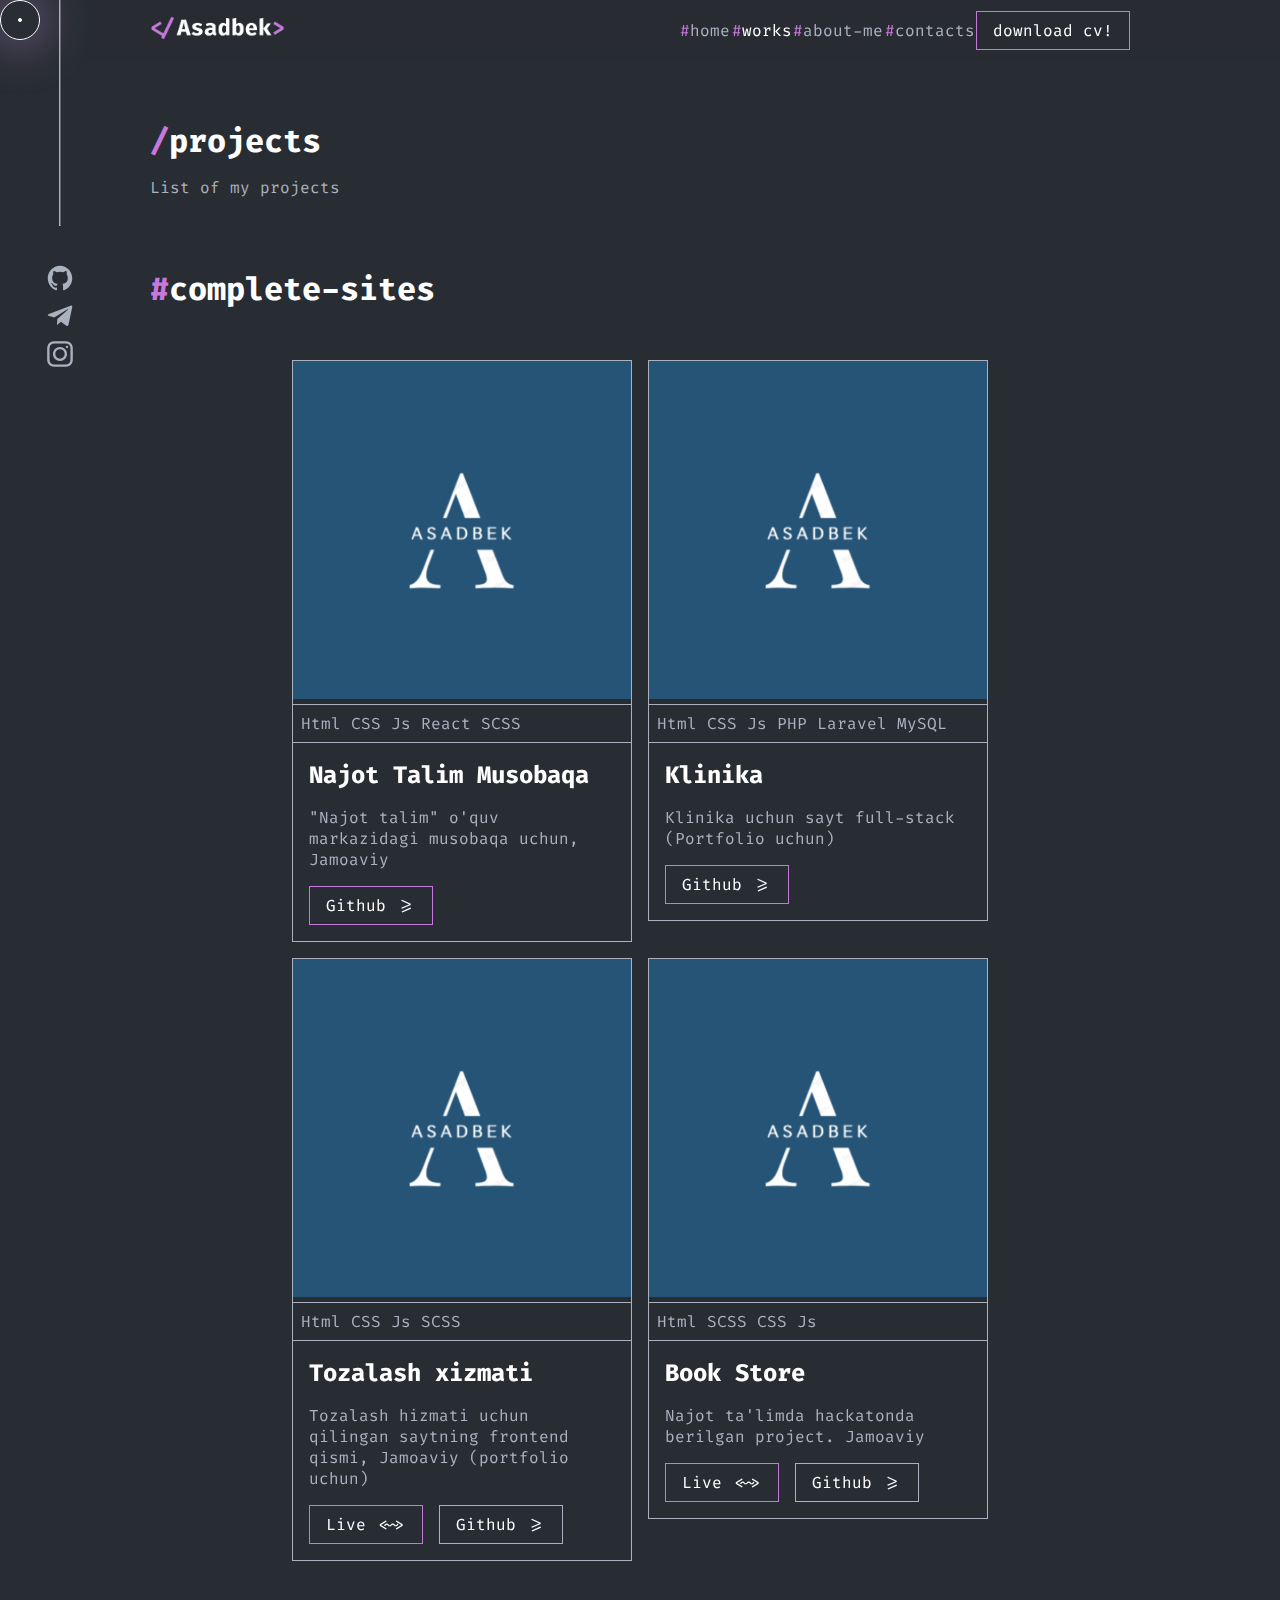
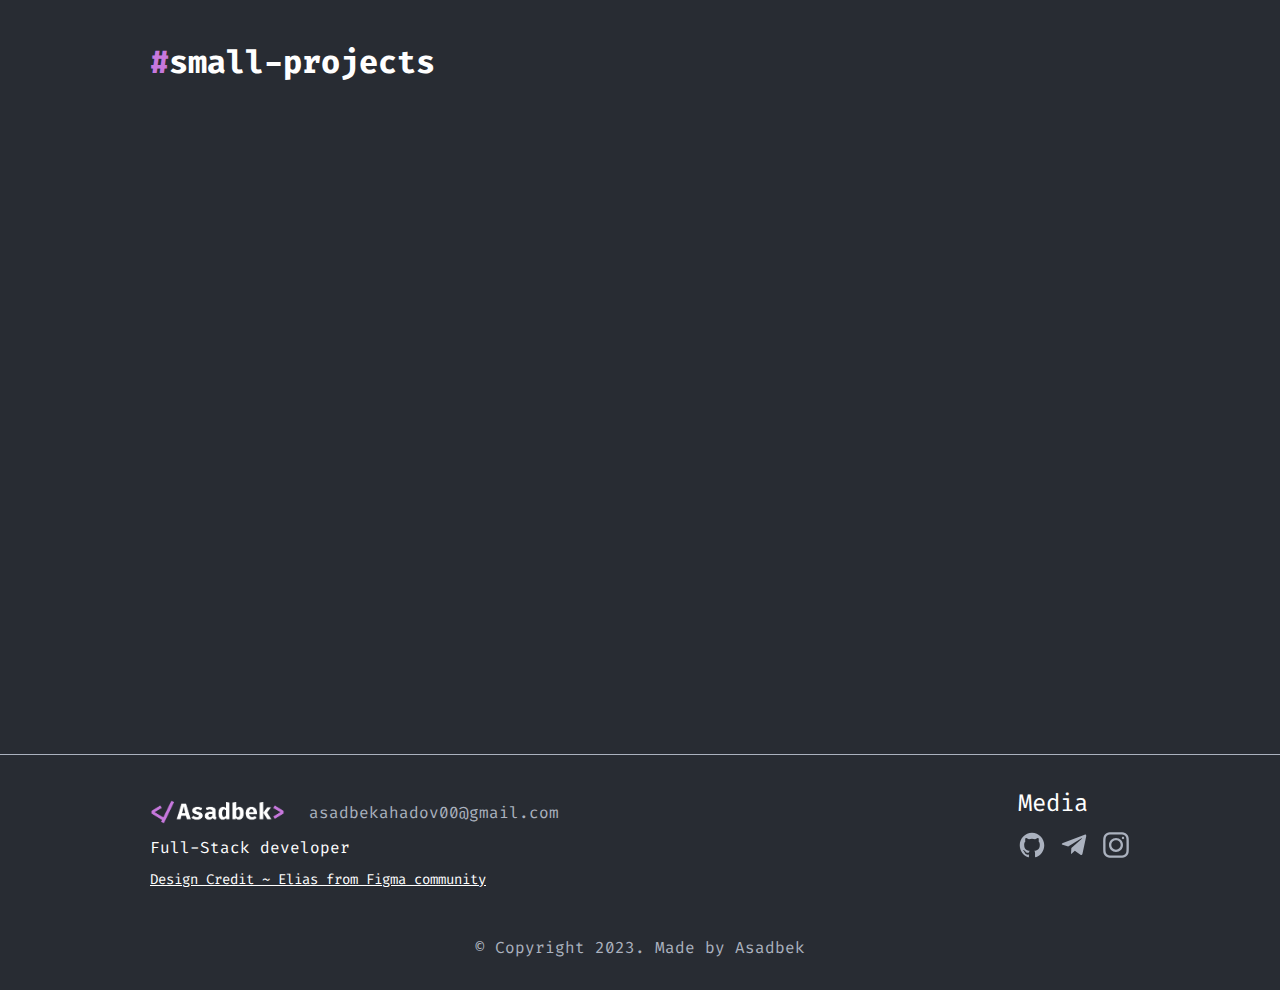
<file: pages/projects.html>
<!DOCTYPE html>
<html lang="en">
<head>
    <meta charset="UTF-8">
    <meta name="viewport" content="width=device-width, initial-scale=1.0">
    <title>Asadbek's Portfolio Site - Projects</title>
    <link rel="stylesheet" href="../style.css">
    <link rel="stylesheet" href="../aos/aos.css">
    <link rel="stylesheet" href="../pagesStyles/projects.css">
    <link rel="stylesheet" href="../responsive/responsive.css">
    <link rel="shortcut icon" href="../imgs/favicon.ico" type="image/x-icon">
</head>
<body>
    <div id="cursor" class="cursor">
        <div class="ring">
            <div></div>
        </div>
        <div class="ring">
            <div></div>
        </div>
    </div>
    <div class="sidebar">
        <hr>
        <div class="icons">
            <a href="https://github.com/PR09RAMM3R">
                <svg xmlns="http://www.w3.org/2000/svg" viewBox="0 0 512 512" width="28px" height="28px" >
                    <path d="M256 32C132.3 32 32 134.9 32 261.7c0 101.5 64.2 187.5 153.2 217.9a17.56 17.56 0 003.8.4c8.3 0 11.5-6.1 11.5-11.4 0-5.5-.2-19.9-.3-39.1a102.4 102.4 0 01-22.6 2.7c-43.1 0-52.9-33.5-52.9-33.5-10.2-26.5-24.9-33.6-24.9-33.6-19.5-13.7-.1-14.1 1.4-14.1h.1c22.5 2 34.3 23.8 34.3 23.8 11.2 19.6 26.2 25.1 39.6 25.1a63 63 0 0025.6-6c2-14.8 7.8-24.9 14.2-30.7-49.7-5.8-102-25.5-102-113.5 0-25.1 8.7-45.6 23-61.6-2.3-5.8-10-29.2 2.2-60.8a18.64 18.64 0 015-.5c8.1 0 26.4 3.1 56.6 24.1a208.21 208.21 0 01112.2 0c30.2-21 48.5-24.1 56.6-24.1a18.64 18.64 0 015 .5c12.2 31.6 4.5 55 2.2 60.8 14.3 16.1 23 36.6 23 61.6 0 88.2-52.4 107.6-102.3 113.3 8 7.1 15.2 21.1 15.2 42.5 0 30.7-.3 55.5-.3 63 0 5.4 3.1 11.5 11.4 11.5a19.35 19.35 0 004-.4C415.9 449.2 480 363.1 480 261.7 480 134.9 379.7 32 256 32z" fill="#ABB2BF" />
                </svg>
            </a>
            <a href="https://t.me/ful_stack_dev">
                <svg width="28px" height="28px" viewBox="0 0 32 32" xmlns="http://www.w3.org/2000/svg">
                    <path d="M29.919 6.163l-4.225 19.925c-0.319 1.406-1.15 1.756-2.331 1.094l-6.438-4.744-3.106 2.988c-0.344 0.344-0.631 0.631-1.294 0.631l0.463-6.556 11.931-10.781c0.519-0.462-0.113-0.719-0.806-0.256l-14.75 9.288-6.35-1.988c-1.381-0.431-1.406-1.381 0.288-2.044l24.837-9.569c1.15-0.431 2.156 0.256 1.781 2.013z" fill="#ABB2BF"/>
                </svg>
            </a>
            <a href="https://instagram.com/amirasadulloh">
                <svg width="28px" height="28px" viewBox="0 0 24 24" fill="none" xmlns="http://www.w3.org/2000/svg">
                <path fill-rule="evenodd" clip-rule="evenodd" d="M12 18C15.3137 18 18 15.3137 18 12C18 8.68629 15.3137 6 12 6C8.68629 6 6 8.68629 6 12C6 15.3137 8.68629 18 12 18ZM12 16C14.2091 16 16 14.2091 16 12C16 9.79086 14.2091 8 12 8C9.79086 8 8 9.79086 8 12C8 14.2091 9.79086 16 12 16Z" fill="#ABB2BF"/>
                <path d="M18 5C17.4477 5 17 5.44772 17 6C17 6.55228 17.4477 7 18 7C18.5523 7 19 6.55228 19 6C19 5.44772 18.5523 5 18 5Z" fill="#ABB2BF"/>
                <path fill-rule="evenodd" clip-rule="evenodd" d="M1.65396 4.27606C1 5.55953 1 7.23969 1 10.6V13.4C1 16.7603 1 18.4405 1.65396 19.7239C2.2292 20.8529 3.14708 21.7708 4.27606 22.346C5.55953 23 7.23969 23 10.6 23H13.4C16.7603 23 18.4405 23 19.7239 22.346C20.8529 21.7708 21.7708 20.8529 22.346 19.7239C23 18.4405 23 16.7603 23 13.4V10.6C23 7.23969 23 5.55953 22.346 4.27606C21.7708 3.14708 20.8529 2.2292 19.7239 1.65396C18.4405 1 16.7603 1 13.4 1H10.6C7.23969 1 5.55953 1 4.27606 1.65396C3.14708 2.2292 2.2292 3.14708 1.65396 4.27606ZM13.4 3H10.6C8.88684 3 7.72225 3.00156 6.82208 3.0751C5.94524 3.14674 5.49684 3.27659 5.18404 3.43597C4.43139 3.81947 3.81947 4.43139 3.43597 5.18404C3.27659 5.49684 3.14674 5.94524 3.0751 6.82208C3.00156 7.72225 3 8.88684 3 10.6V13.4C3 15.1132 3.00156 16.2777 3.0751 17.1779C3.14674 18.0548 3.27659 18.5032 3.43597 18.816C3.81947 19.5686 4.43139 20.1805 5.18404 20.564C5.49684 20.7234 5.94524 20.8533 6.82208 20.9249C7.72225 20.9984 8.88684 21 10.6 21H13.4C15.1132 21 16.2777 20.9984 17.1779 20.9249C18.0548 20.8533 18.5032 20.7234 18.816 20.564C19.5686 20.1805 20.1805 19.5686 20.564 18.816C20.7234 18.5032 20.8533 18.0548 20.9249 17.1779C20.9984 16.2777 21 15.1132 21 13.4V10.6C21 8.88684 20.9984 7.72225 20.9249 6.82208C20.8533 5.94524 20.7234 5.49684 20.564 5.18404C20.1805 4.43139 19.5686 3.81947 18.816 3.43597C18.5032 3.27659 18.0548 3.14674 17.1779 3.0751C16.2777 3.00156 15.1132 3 13.4 3Z" fill="#ABB2BF"/>
                </svg>
            </a>
        </div>
    </div>
    <nav>
        <div class="hambergurMenuActive">
            <div class="top">
                <img src="../imgs/logo.png" alt="Logo" height="50px">
                <img src="../imgs/exit.png" alt="exit" class="exitMenu">
            </div>
            <div class="center">
                <ul>
                    <li><a href="../index.html"><span>#</span>home</a></li>
                    <li><a href="./projects.html"><span>#</span>works</a></li>
                    <li><a href="./aboutMe.html"><span>#</span>about-me</a></li>
                    <li><a href="../index.html#contact"><span>#</span>contacts</a></li>
                    <div class="button">
                        <a href="../cv.pdf" download>download cv!</a>
                    </div>
                </ul>
            </div>
            <div class="bottom">
                <div class="icons">
                    <a href="https://github.com/PR09RAMM3R">
                        <svg xmlns="http://www.w3.org/2000/svg" viewBox="0 0 512 512" width="28px" height="28px" >
                            <path d="M256 32C132.3 32 32 134.9 32 261.7c0 101.5 64.2 187.5 153.2 217.9a17.56 17.56 0 003.8.4c8.3 0 11.5-6.1 11.5-11.4 0-5.5-.2-19.9-.3-39.1a102.4 102.4 0 01-22.6 2.7c-43.1 0-52.9-33.5-52.9-33.5-10.2-26.5-24.9-33.6-24.9-33.6-19.5-13.7-.1-14.1 1.4-14.1h.1c22.5 2 34.3 23.8 34.3 23.8 11.2 19.6 26.2 25.1 39.6 25.1a63 63 0 0025.6-6c2-14.8 7.8-24.9 14.2-30.7-49.7-5.8-102-25.5-102-113.5 0-25.1 8.7-45.6 23-61.6-2.3-5.8-10-29.2 2.2-60.8a18.64 18.64 0 015-.5c8.1 0 26.4 3.1 56.6 24.1a208.21 208.21 0 01112.2 0c30.2-21 48.5-24.1 56.6-24.1a18.64 18.64 0 015 .5c12.2 31.6 4.5 55 2.2 60.8 14.3 16.1 23 36.6 23 61.6 0 88.2-52.4 107.6-102.3 113.3 8 7.1 15.2 21.1 15.2 42.5 0 30.7-.3 55.5-.3 63 0 5.4 3.1 11.5 11.4 11.5a19.35 19.35 0 004-.4C415.9 449.2 480 363.1 480 261.7 480 134.9 379.7 32 256 32z" fill="#ABB2BF" />
                        </svg>
                    </a>
                    <a href="https://t.me/ful_stack_dev">
                        <svg width="28px" height="28px" viewBox="0 0 32 32" xmlns="http://www.w3.org/2000/svg">
                            <path d="M29.919 6.163l-4.225 19.925c-0.319 1.406-1.15 1.756-2.331 1.094l-6.438-4.744-3.106 2.988c-0.344 0.344-0.631 0.631-1.294 0.631l0.463-6.556 11.931-10.781c0.519-0.462-0.113-0.719-0.806-0.256l-14.75 9.288-6.35-1.988c-1.381-0.431-1.406-1.381 0.288-2.044l24.837-9.569c1.15-0.431 2.156 0.256 1.781 2.013z" fill="#ABB2BF"/>
                        </svg>
                    </a>
                    <a href="https://instagram.com/amirasadulloh">
                        <svg width="28px" height="28px" viewBox="0 0 24 24" fill="none" xmlns="http://www.w3.org/2000/svg">
                        <path fill-rule="evenodd" clip-rule="evenodd" d="M12 18C15.3137 18 18 15.3137 18 12C18 8.68629 15.3137 6 12 6C8.68629 6 6 8.68629 6 12C6 15.3137 8.68629 18 12 18ZM12 16C14.2091 16 16 14.2091 16 12C16 9.79086 14.2091 8 12 8C9.79086 8 8 9.79086 8 12C8 14.2091 9.79086 16 12 16Z" fill="#ABB2BF"/>
                        <path d="M18 5C17.4477 5 17 5.44772 17 6C17 6.55228 17.4477 7 18 7C18.5523 7 19 6.55228 19 6C19 5.44772 18.5523 5 18 5Z" fill="#ABB2BF"/>
                        <path fill-rule="evenodd" clip-rule="evenodd" d="M1.65396 4.27606C1 5.55953 1 7.23969 1 10.6V13.4C1 16.7603 1 18.4405 1.65396 19.7239C2.2292 20.8529 3.14708 21.7708 4.27606 22.346C5.55953 23 7.23969 23 10.6 23H13.4C16.7603 23 18.4405 23 19.7239 22.346C20.8529 21.7708 21.7708 20.8529 22.346 19.7239C23 18.4405 23 16.7603 23 13.4V10.6C23 7.23969 23 5.55953 22.346 4.27606C21.7708 3.14708 20.8529 2.2292 19.7239 1.65396C18.4405 1 16.7603 1 13.4 1H10.6C7.23969 1 5.55953 1 4.27606 1.65396C3.14708 2.2292 2.2292 3.14708 1.65396 4.27606ZM13.4 3H10.6C8.88684 3 7.72225 3.00156 6.82208 3.0751C5.94524 3.14674 5.49684 3.27659 5.18404 3.43597C4.43139 3.81947 3.81947 4.43139 3.43597 5.18404C3.27659 5.49684 3.14674 5.94524 3.0751 6.82208C3.00156 7.72225 3 8.88684 3 10.6V13.4C3 15.1132 3.00156 16.2777 3.0751 17.1779C3.14674 18.0548 3.27659 18.5032 3.43597 18.816C3.81947 19.5686 4.43139 20.1805 5.18404 20.564C5.49684 20.7234 5.94524 20.8533 6.82208 20.9249C7.72225 20.9984 8.88684 21 10.6 21H13.4C15.1132 21 16.2777 20.9984 17.1779 20.9249C18.0548 20.8533 18.5032 20.7234 18.816 20.564C19.5686 20.1805 20.1805 19.5686 20.564 18.816C20.7234 18.5032 20.8533 18.0548 20.9249 17.1779C20.9984 16.2777 21 15.1132 21 13.4V10.6C21 8.88684 20.9984 7.72225 20.9249 6.82208C20.8533 5.94524 20.7234 5.49684 20.564 5.18404C20.1805 4.43139 19.5686 3.81947 18.816 3.43597C18.5032 3.27659 18.0548 3.14674 17.1779 3.0751C16.2777 3.00156 15.1132 3 13.4 3Z" fill="#ABB2BF"/>
                        </svg>
                    </a>
                </div>
            </div>
        </div>
        <div class="left">
            <a href="../index.html">
                <img src="../imgs/logo.png" alt="" height="50px" loading="lazy">
            </a>
            <div class="hamburgerMenu">
                <img src="../imgs/hamburgerMenu.png" alt="Hamburger Menu">
            </div>
        </div>
        <div class="right">
            <ul>
                <li><a href="../index.html"><span>#</span>home</a></li>
                <li><a href="./projects.html" class="active"><span>#</span>works</a></li>
                <li><a href="./aboutMe.html"><span>#</span>about-me</a></li>
                <li><a href="../index.html#contact"><span>#</span>contacts</a></li>
                <div class="button">
                    <a href="../cv.pdf" download>download cv!</a>
                </div>
            </ul>
        </div>
    </nav>
    <div class="projectsPage">
        <div class="pp title">
            <h1><span>/</span>projects</h1>
            <p>List of my projects</p>
        </div>
        <div class="completeSites">
            <div class="cs top">
                <h1><span>#</span>complete-sites</h1>
            </div>
            <div class="bottom">
                <div class="card" data-aos="fade-up" data-aos-delay="100">
                    <div class="top">
                        <img src="../imgs/projectImg.jpeg" alt="Project Img" width="100%" loading="lazy">
                    </div>
                    <div class="center">
                        <p>Html CSS Js React SCSS</p>
                    </div>
                    <div class="bottom">
                        <div class="title">
                            <h2>Najot Talim Musobaqa</h2>
                        </div>
                        <div class="content">
                            <p>"Najot talim" o'quv markazidagi musobaqa uchun, Jamoaviy</p>
                        </div>
                        <div class="buttons">
                            <!-- <a href="#">Live <~></a> -->
                            <a href="https://github.com/PR09RAMM3R/NajotTalimMusobaqa">Github >=</a>
                        </div>
                    </div>
                </div>
                <div class="card" data-aos="fade-up" data-aos-delay="200">
                    <div class="top">
                        <img src="../imgs/projectImg.jpeg" alt="Project Img" width="100%" loading="lazy">
                    </div>
                    <div class="center">
                        <p>Html CSS Js PHP Laravel MySQL</p>
                    </div>
                    <div class="bottom">
                        <div class="title">
                            <h2>Klinika</h2>
                        </div>
                        <div class="content">
                            <p>Klinika uchun sayt full-stack (Portfolio uchun)</p>
                        </div>
                        <div class="buttons">
                            <!-- <a href="#">Live <~></a> -->
                            <a href="https://github.com/PR09RAMM3R/clinicSiteFullStack">Github >=</a>
                        </div>
                    </div>
                </div>
                <div class="card" data-aos="fade-up" data-aos-delay="300">
                    <div class="top">
                        <img src="../imgs/projectImg.jpeg" alt="Project Img" width="100%" loading="lazy">
                    </div>
                    <div class="center">
                        <p>Html CSS Js SCSS</p>
                    </div>
                    <div class="bottom">
                        <div class="title">
                            <h2>Tozalash xizmati</h2>
                        </div>
                        <div class="content">
                            <p>Tozalash hizmati uchun qilingan saytning frontend qismi, Jamoaviy (portfolio uchun)</p>
                        </div>
                        <div class="buttons">
                            <a href="https://homecleaning-az.netlify.app/">Live <~></a>
                            <a href="https://github.com/newNASA/homecleaning">Github >=</a>
                        </div>
                    </div>
                </div>
                <div class="card" data-aos="fade-up" data-aos-delay="400">
                    <div class="top">
                        <img src="../imgs/projectImg.jpeg" alt="Project Img" width="100%" loading="lazy">
                    </div>
                    <div class="center">
                        <p>Html SCSS CSS Js</p>
                    </div>
                    <div class="bottom">
                        <div class="title">
                            <h2>Book Store</h2>
                        </div>
                        <div class="content">
                            <p>Najot ta'limda hackatonda berilgan project. Jamoaviy</p>
                        </div>
                        <div class="buttons">
                            <a href="https://badiiyat.netlify.app/">Live <~></a>
                            <a href="https://github.com/newNASA/bookstore">Github >=</a>
                        </div>
                    </div>
                </div>
            </div>
        </div>


        <div class="smallProjects">
            <div class="top">
                <h1><span>#</span>small-projects</h1>
            </div>
            <div class="bottom">
                <div class="card" data-aos="fade-up" data-aos-delay="100">
                    <div class="center">
                        <p>Html Css</p>
                    </div>
                    <div class="bottom">
                        <div class="title">
                            <h2>light-night-button</h2>
                        </div>
                        <div class="content">
                            <p>light-night button</p>
                        </div>
                        <div class="buttons">
                            <a href="https://pr09ramm3r.github.io/light-night-button/">Live <~></a>
                            <a href="https://github.com/PR09RAMM3R/light-night-button">Github >=</a>
                        </div>
                    </div>
                </div>
                <div class="card" data-aos="fade-up" data-aos-delay="200">
                    <div class="center">
                        <p>Html CSS Js Impress.js</p>
                    </div>
                    <div class="bottom">
                        <div class="title">
                            <h2>Impress test</h2>
                        </div>
                        <div class="content">
                            <p>Impress.js da test uchun qilingan sayt</p>
                        </div>
                        <div class="buttons">
                            <a href="https://pr09ramm3r.github.io/impress.js">Live <~></a>
                            <a href="https://github.com/PR09RAMM3R/impress.js">Github >=</a>
                        </div>
                    </div>
                </div>
                <div class="card" data-aos="fade-up" data-aos-delay="300">
                    <div class="center">
                        <p>Html CSS Js</p>
                    </div>
                    <div class="bottom">
                        <div class="title">
                            <h2>Cursor Animation</h2>
                        </div>
                        <div class="content">
                            <p>Cursor animation</p>
                        </div>
                        <div class="buttons">
                            <a href="https://pr09ramm3r.github.io/CursorAnimation/">Live <~></a>
                            <a href="https://github.com/PR09RAMM3R/CursorAnimation">Github >=</a>
                        </div>
                    </div>
                </div>
            </div>
        </div>
    </div>
    <footer>
        <div class="top">
            <div class="left">
                <div class="nl">
                    <img src="../imgs/logo.png" alt="logo" height="50">
                    <a href="mailto:asadbekahadov00@gmail.com">asadbekahadov00@gmail.com</a>
                </div>
                <p>Full-Stack developer</p>
                <a href="https://www.figma.com/community/file/1164933568884615740/portfolio" target="_blank">Design Credit ~ Elias from Figma community</a>
            </div>
            <div class="right">
                <div class="mlinks">
                    <p>Media</p>
                    <div class="media">
                        <a href="https://github.com/PR09RAMM3R">
                            <svg xmlns="http://www.w3.org/2000/svg" viewBox="0 0 512 512" width="28px" height="28px" >
                                <path d="M256 32C132.3 32 32 134.9 32 261.7c0 101.5 64.2 187.5 153.2 217.9a17.56 17.56 0 003.8.4c8.3 0 11.5-6.1 11.5-11.4 0-5.5-.2-19.9-.3-39.1a102.4 102.4 0 01-22.6 2.7c-43.1 0-52.9-33.5-52.9-33.5-10.2-26.5-24.9-33.6-24.9-33.6-19.5-13.7-.1-14.1 1.4-14.1h.1c22.5 2 34.3 23.8 34.3 23.8 11.2 19.6 26.2 25.1 39.6 25.1a63 63 0 0025.6-6c2-14.8 7.8-24.9 14.2-30.7-49.7-5.8-102-25.5-102-113.5 0-25.1 8.7-45.6 23-61.6-2.3-5.8-10-29.2 2.2-60.8a18.64 18.64 0 015-.5c8.1 0 26.4 3.1 56.6 24.1a208.21 208.21 0 01112.2 0c30.2-21 48.5-24.1 56.6-24.1a18.64 18.64 0 015 .5c12.2 31.6 4.5 55 2.2 60.8 14.3 16.1 23 36.6 23 61.6 0 88.2-52.4 107.6-102.3 113.3 8 7.1 15.2 21.1 15.2 42.5 0 30.7-.3 55.5-.3 63 0 5.4 3.1 11.5 11.4 11.5a19.35 19.35 0 004-.4C415.9 449.2 480 363.1 480 261.7 480 134.9 379.7 32 256 32z" fill="#ABB2BF" />
                            </svg>
                        </a>
                        <a href="https://t.me/ful_stack_dev">
                            <svg width="28px" height="28px" viewBox="0 0 32 32" xmlns="http://www.w3.org/2000/svg">
                                <path d="M29.919 6.163l-4.225 19.925c-0.319 1.406-1.15 1.756-2.331 1.094l-6.438-4.744-3.106 2.988c-0.344 0.344-0.631 0.631-1.294 0.631l0.463-6.556 11.931-10.781c0.519-0.462-0.113-0.719-0.806-0.256l-14.75 9.288-6.35-1.988c-1.381-0.431-1.406-1.381 0.288-2.044l24.837-9.569c1.15-0.431 2.156 0.256 1.781 2.013z" fill="#ABB2BF"/>
                            </svg>
                        </a>
                        <a href="https://instagram.com/amirasadulloh">
                            <svg width="28px" height="28px" viewBox="0 0 24 24" fill="none" xmlns="http://www.w3.org/2000/svg">
                                <path fill-rule="evenodd" clip-rule="evenodd" d="M12 18C15.3137 18 18 15.3137 18 12C18 8.68629 15.3137 6 12 6C8.68629 6 6 8.68629 6 12C6 15.3137 8.68629 18 12 18ZM12 16C14.2091 16 16 14.2091 16 12C16 9.79086 14.2091 8 12 8C9.79086 8 8 9.79086 8 12C8 14.2091 9.79086 16 12 16Z" fill="#ABB2BF"/>
                                <path d="M18 5C17.4477 5 17 5.44772 17 6C17 6.55228 17.4477 7 18 7C18.5523 7 19 6.55228 19 6C19 5.44772 18.5523 5 18 5Z" fill="#ABB2BF"/>
                                <path fill-rule="evenodd" clip-rule="evenodd" d="M1.65396 4.27606C1 5.55953 1 7.23969 1 10.6V13.4C1 16.7603 1 18.4405 1.65396 19.7239C2.2292 20.8529 3.14708 21.7708 4.27606 22.346C5.55953 23 7.23969 23 10.6 23H13.4C16.7603 23 18.4405 23 19.7239 22.346C20.8529 21.7708 21.7708 20.8529 22.346 19.7239C23 18.4405 23 16.7603 23 13.4V10.6C23 7.23969 23 5.55953 22.346 4.27606C21.7708 3.14708 20.8529 2.2292 19.7239 1.65396C18.4405 1 16.7603 1 13.4 1H10.6C7.23969 1 5.55953 1 4.27606 1.65396C3.14708 2.2292 2.2292 3.14708 1.65396 4.27606ZM13.4 3H10.6C8.88684 3 7.72225 3.00156 6.82208 3.0751C5.94524 3.14674 5.49684 3.27659 5.18404 3.43597C4.43139 3.81947 3.81947 4.43139 3.43597 5.18404C3.27659 5.49684 3.14674 5.94524 3.0751 6.82208C3.00156 7.72225 3 8.88684 3 10.6V13.4C3 15.1132 3.00156 16.2777 3.0751 17.1779C3.14674 18.0548 3.27659 18.5032 3.43597 18.816C3.81947 19.5686 4.43139 20.1805 5.18404 20.564C5.49684 20.7234 5.94524 20.8533 6.82208 20.9249C7.72225 20.9984 8.88684 21 10.6 21H13.4C15.1132 21 16.2777 20.9984 17.1779 20.9249C18.0548 20.8533 18.5032 20.7234 18.816 20.564C19.5686 20.1805 20.1805 19.5686 20.564 18.816C20.7234 18.5032 20.8533 18.0548 20.9249 17.1779C20.9984 16.2777 21 15.1132 21 13.4V10.6C21 8.88684 20.9984 7.72225 20.9249 6.82208C20.8533 5.94524 20.7234 5.49684 20.564 5.18404C20.1805 4.43139 19.5686 3.81947 18.816 3.43597C18.5032 3.27659 18.0548 3.14674 17.1779 3.0751C16.2777 3.00156 15.1132 3 13.4 3Z" fill="#ABB2BF"/>
                            </svg>
                        </a>
                    </div>
                </div>
            </div>
        </div>
        <div class="bottom">
            <p>© Copyright 2023. Made by Asadbek</p>
        </div>
    </footer>
    <script src="../main.js"></script>
    <script src="../aos/aos.js"></script>
    <script>
        AOS.init();
    </script>
</body>
</html>
</file>
<file: style.css>
@font-face {
  font-family: FiraCode;
  src: url(./Font/FiraCode-VariableFont_wght.ttf);
}
* {
  margin: 0;
  padding: 0;
  box-sizing: border-box;
  font-family: FiraCode;
  scroll-behavior: smooth;
}
:root {
  --white: #fff;
  --blue: #c778dd;
  --gray: #abb2bf;
  --background: #282c33;
  --nav-background: #282c33ca;
}
::-webkit-scrollbar {
  width: 5px;
}

::-webkit-scrollbar-thumb {
  background: var(--blue);
  border-radius: 10px;
}
body {
  background: var(--background);
  cursor: none;
}
head {
    cursor: none;
    scroll-behavior: smooth;
}

/* cursor styles start */

.cursor {
  position: fixed;
  top: 0;
  left: 0;
  width: 2.5rem;
  height: 2.5rem;
  z-index: 221212121;
  pointer-events: none;
}
.cursor div {
  position: absolute;
  display: grid;
  place-items: center;
  width: 100%;
  height: 100%;
}
.cursor div div {
  border: 1px solid #fff;
  border-radius: 50%;
  animation: pulse 2.5s linear infinite;
  box-shadow: 0 0 50px 5px #d7abff6e;
}
.cursor div:nth-child(1) {
  transition: transform 0.2s ease-out;
}
.cursor div:nth-child(2) {
  transition: transform 0.1s ease-out;
}
.cursor div:nth-child(2) div {
  background: #fff;
  border-radius: 50%;
  width: 4px;
  height: 4px;
}

@keyframes pulse {
  0% {
    transform: scale(1);
    opacity: 1;
  }
  50% {
    transform: scale(1.25);
    opacity: 0.25;
  }
  100% {
    transform: scale(1);
    opacity: 1;
  }
}

/* cursor styles end */


/* hamburger open start */
.hambergurMenuActive {
  width: inherit;
  height: 100vh;
  left: -100%;
  display: flex;
  z-index: 111111;
  transition: 0.5s;
  position: absolute;
  flex-direction: column;
  padding: 0 16px 16px 16px;
  background: var(--background);
  justify-content: space-between;
}
.hambergurMenuActive .top {
  width: 100%;
  display: flex;
  align-items: center;
  justify-content: space-between;
}
.hambergurMenuActive .center ul {
  gap: 30px;
  width: 100%;
  display: flex;
  align-items: start;
  list-style-type: none;
  flex-direction: column;
  justify-content: space-between;
  padding: 0;
}
.hambergurMenuActive .center ul li a {
  font-size: 32px;
  color: var(--white);
  text-decoration: none;
}
.hambergurMenuActive .center .button a {
  display: block;
  transition: 0.5s;
  font-size: 32px;
  padding: 8px 16px;
  width: fit-content;
  color: var(--white);
  text-decoration: none;
  border: 1px solid var(--blue);
}
.hambergurMenuActive .bottom {
  width: 100%;
  display: flex;
  align-items: center;
  flex-direction: column;
}
.hambergurMenuActive .bottom .icons {
  width: 100%;
  gap: 15px;
  padding: 5px;
  display: flex;
  height: fit-content;
  align-items: center;
  justify-content: center;
}
.hambergurMenuActive .bottom svg {
  width: 40px;
  height: 40px;
}
/* hamburger open end */

/* header start */
.container {
  width: 100%;
  padding: 0 150px;
  background: var(--background);
}
svg:hover path {
  fill: var(--white);
}
span {
  display: inline;
  color: var(--blue);
}

.sidebar {
  left: 10px;
  width: 100px;
  height: 42vh;
  display: flex;
  z-index: 10000;
  position: fixed;
  align-items: center;
  flex-direction: column;
  justify-content: space-between;
  animation: top 1s ease forwards;
}
.sidebar .icons {
  gap: 5px;
  width: 100%;
  padding: 5px;
  display: flex;
  height: fit-content;
  align-items: center;
  flex-direction: column;
}
.sidebar img {
  width: 28px;
}
.sidebar a:hover {
    cursor: none;
}
.sidebar hr {
  width: 50vh;
  transform: rotate(90deg);
  border-color: var(--gray);
}

/* Header start */

header {
  max-height: 150vh;
}
nav {
  top: 0;
  width: 100%;
  height: 60px;
  z-index: 1000;
  display: flex;
  position: sticky;
  padding: 0 150px;
  backdrop-filter: blur(8px);
  justify-content: space-between;
  animation: top 1s ease forwards;
  background: var(--nav-background);
  -webkit-backdrop-filter: blur(6.5px);
}
@keyframes top {
  0% {
    transform: translateY(-100%);
  }
  100% {
    transform: translateY(0%);
  }
}
nav .left {
  width: 40%;
  height: 100%;
  display: flex;
  align-items: center;
}
nav .left a:hover {
    cursor: none;
}
nav .left .hamburgerMenu {
  display: none;
}
nav .right {
  width: 50%;
  height: 100%;
  display: flex;
  align-items: center;
}
nav ul {
  width: 100%;
  display: flex;
  padding-left: 40px;
  list-style-type: none;
  justify-content: space-between;
  align-items: center;
}
nav ul li a {
  color: var(--gray);
  text-decoration: none;
}
nav ul li a:hover {
  color: var(--white);
  cursor: none;
}
nav .right .button a {
  width: fit-content;
  padding: 8px 16px;
  display: block;
  color: var(--white);
  text-decoration: none;
  border: 1px solid var(--blue);
  transition: 0.5s;
}
nav .right .button a:hover {
  background: rgba(199, 120, 221, 0.2);
  transition: 0.5s;
  cursor: none;
}
a.active {
  color: var(--white);
}
header .top {
  width: 100%;
  height: 65%;
  display: flex;
  justify-content: space-between;
}
header .top .left {
  width: 40%;
  margin-top: 150px;
  animation: top-right 1s ease forwards;
}
@keyframes top-right {
  0% {
    opacity: 0;
    transform: translate(-30%, 30%);
  }
  100% {
    opacity: 1;
    transform: translate(0%);
  }
}
header .top .left h1 {
  color: var(--white);
}
header .top .left p {
  color: var(--gray);
  margin-top: 30px;
  margin-bottom: 25px;
}
header .top .left a {
  width: fit-content;
  padding: 8px 16px;
  display: block;
  color: var(--white);
  text-decoration: none;
  border: 1px solid var(--blue);
  transition: 0.5s;
}
header .top .left a:hover {
  background: rgba(199, 120, 221, 0.2);
  transition: 0.5s;
  cursor: none;
}
header .top .right {
  width: 50%;
  height: 100%;
  display: flex;
  flex-direction: column;
  justify-content: center;
  align-items: center;
  animation: top-left 1s ease forwards;
}
@keyframes top-left {
  0% {
    opacity: 0;
    transform: translate(20%, 20%);
  }
  100% {
    opacity: 1;
    transform: translate(0%);
  }
}
header .top .right .workPlace {
  width: 80%;
  border: 1px solid var(--gray);
  padding: 8px;
  display: flex;
  justify-content: center;
  align-items: center;
}
header .top .right .workPlace .sqr {
  width: 15px;
  height: 15px;
  margin-right: 8px;
  background: var(--blue);
}
header .top .right .workPlace p {
  color: var(--white);
}
header .bottom {
  width: 100%;
  height: 20%;
  display: flex;
  margin: 60px 0 60px 0;
  align-items: center;
  flex-direction: column;
  animation: bottom 1s ease forwards;
}
@keyframes bottom {
  0% {
    opacity: 0;
    transform: translateY(100%);
  }
  100% {
    opacity: 1;
    transform: translateY(0%);
  }
}
header .bottom h2 {
  width: fit-content;
  color: var(--white);
  padding: 20px 32px;
  border: 1px solid var(--white);
}
header .bottom .qoute::before {
  content: "";
  width: 30px;
  height: 24px;
  position: absolute;
  left: 200px;
  bottom: 140px;
  background-size: cover;
  background: url(./imgs/quote.png);
  background-repeat: no-repeat;
  background-position: center;
  background-color: var(--background);
}
header .bottom .qoute::after {
  content: "";
  width: 30px;
  height: 24px;
  position: absolute;
  right: 200px;
  bottom: 65px;
  background-size: cover;
  background: url(./imgs/quote.png);
  background-repeat: no-repeat;
  background-position: center;
  background-color: var(--background);
}
header .bottom .quotes {
  display: flex;
  align-items: end;
  flex-direction: column;
}
/* Header end */

/* Section start */

.projects {
  width: 100%;
  height: fit-content;
}
.projects .top {
  width: 100%;
  height: 60px;
  display: flex;
  margin-bottom: 50px;
}
.projects .top .left {
  width: 60%;
  height: 100%;
  display: flex;
  align-items: center;
  justify-content: space-between;
}
.projects .top .left hr {
  width: 100%;
  border-color: var(--blue);
}
.projects .top .left h1 {
  padding-right: 15px;
  color: var(--white);
}
.projects .top .right {
  width: 40%;
  height: 100%;
  display: flex;
  align-items: center;
  justify-content: end;
}
.projects .top .right a {
  color: var(--gray);
  text-decoration: none;
}
.projects .top .right a:hover {
  color: var(--white);
  cursor: none;
}
.projects > .bottom {
  width: 100%;
  height: 100%;
  display: flex;
  justify-content: space-between;
}
.projects .bottom .card {
  width: 340px;
  height: fit-content;
  border: 1px solid var(--gray);
}
.projects .bottom .card .top {
  width: 100%;
  height: fit-content;
  margin: 0;
}
.projects .bottom .card .center {
  width: 100%;
  padding: 8px;
  height: fit-content;
  border-top: 1px solid var(--gray);
  border-bottom: 1px solid var(--gray);
  color: var(--gray);
}
.projects .bottom .card .bottom {
  width: 100%;
  height: fit-content;
  padding: 16px;
}
.projects .bottom .card .bottom .title {
  color: var(--white);
  margin-bottom: 16px;
}
.projects .bottom .card .bottom .content {
  color: var(--gray);
  margin-bottom: 16px;
}
.projects .bottom .card .bottom .buttons {
  width: 100%;
  display: flex;
  gap: 16px;
}
.projects .bottom .card .bottom .buttons a {
  width: fit-content;
  padding: 8px 16px;
  display: block;
  color: var(--white);
  text-decoration: none;
  border: 1px solid var(--blue);
  transition: 0.5s;
}
.projects .bottom .card .bottom .buttons a:hover {
  background: rgba(199, 120, 221, 0.2);
  transition: 0.5s;
  cursor: none;
}
.projects .bottom .card .bottom .buttons a:nth-child(2) {
  border: 1px solid var(--gray);
}
.projects .bottom .card .bottom .buttons a:nth-child(2):hover {
  background: rgba(171, 178, 191, 0.2);
  cursor: none;
}

/* Projects end */

/* Skills Start */
.skills {
  width: 100%;
  height: fit-content;
  margin-top: 120px;
}
.skills .top {
  width: 60%;
  height: 100%;
  display: flex;
  align-items: center;
  justify-content: space-between;
  color: var(--white);
}
.skills .top hr {
  width: 100%;
  margin-left: 15px;
  border-color: var(--blue);
}
.container .skills .bottom {
  display: flex;
  justify-content: end;
  margin-top: 40px;
  margin-bottom: 100px;
}
.skills .img {
  width: 30%;
  height: 100%;
}
.skills .skillCards {
  gap: 16px;
  width: 60%;
  height: 100%;
  display: flex;
  margin-top: 40px;
  justify-content: flex-end;
}
.skills .skillCards .left,
.skills .skillCards .center,
.skills .skillCards .right {
  gap: 16px;
  display: flex;
  flex-direction: column;
}
.skills .skillCards .sCard {
  width: 180px;
  height: fit-content;
  border: 1px solid var(--gray);
}
.skills .skillCards .sCard p:first-child {
  color: var(--white);
  border-bottom: 1px solid var(--gray);
  padding: 8px;
}
.skills .skillCards .sCard p:last-child {
  color: var(--gray);
  padding: 8px;
}
/* Skills end */

/* About start */
.about {
  width: 100%;
  margin-top: 50px;
  height: fit-content;
}
.about .top {
  width: 60%;
  height: 100%;
  display: flex;
  align-items: center;
  margin-bottom: 15px;
  justify-content: space-between;
}
.about .top h1 {
  color: var(--white);
  width: 200px;
}
.about .top hr {
  width: 80%;
  margin-left: 15px;
  border-color: var(--blue);
}
.about .bottom {
  width: 100%;
  height: 100%;
  display: flex;
}
.about .bottom .content {
  width: 45%;
  height: 100%;
  display: flex;
  margin-top: 25px;
  flex-direction: column;
  gap: 30px;
}
.about .bottom .content p {
  color: var(--gray);
}
.about .bottom .content a {
  width: fit-content;
  padding: 8px 16px;
  display: block;
  color: var(--white);
  text-decoration: none;
  border: 1px solid var(--blue);
  transition: 0.5s;
}
.about .bottom .content a:hover {
  background: rgba(199, 120, 221, 0.2);
  transition: 0.5s;
  cursor: none;
}
.about .bottom .img {
  width: 55%;
  display: flex;
  justify-content: end;
  margin-top: -40px;
}
/* About end */

/* Contact start */
.contact {
  width: 100%;
  height: fit-content;
  margin-top: 100px;
  margin-bottom: 100px;
}
.contact .top {
  width: 50%;
  height: 100%;
  display: flex;
  align-items: center;
  margin-bottom: 45px;
  justify-content: space-between;
}
.contact .top h1 {
  color: var(--white);
  width: 200px;
}
.contact .top hr {
  width: 100%;
  margin-left: 15px;
  border-color: var(--blue);
}
.contact .bottom {
  width: 100%;
  display: flex;
  justify-content: space-between;
  height: fit-content;
}
.contact .bottom .left {
  width: 45%;
  height: fit-content;
  color: var(--gray);
}
.contact .bottom .right {
  width: 50%;
  height: 100%;
  display: flex;
  justify-content: end;
}
.contact .bottom .right .massageMe {
  padding: 16px;
  width: fit-content;
  height: fit-content;
  border: 1px solid var(--gray);
  color: var(--white);
  display: flex;
  flex-direction: column;
  gap: 16px;
}
.contact .bottom .right .massageMe .links {
  width: 100%;
  height: fit-content;
  display: flex;
  flex-direction: column;
  gap: 16px;
}
.contact .bottom .right .massageMe a {
  display: flex;
  align-items: center;
  color: var(--gray);
  text-decoration: none;
  gap: 5px;
}
.contact .bottom .right .massageMe a:hover {
  color: var(--white);
  cursor: none;
}
.contact .bottom .right .massageMe a:hover svg {
  fill: var(--white);
  cursor: none;
}
/* Contact end */

/* footer start */
footer {
  width: 100%;
  padding: 32px 150px;
  height: fit-content;
  border-top: 1px solid var(--gray);
}
footer .top {
  width: 100%;
  display: flex;
}
footer .top .left {
  width: 50%;
}
footer .top .left .nl {
  gap: 24px;
  display: flex;
  width: fit-content;
  align-items: center;
}
footer a:hover {
    cursor: none;
}
footer .top .left .nl a {
  color: var(--gray);
  font-size: 16px;
  text-decoration: none;
}
footer .top .left a {
  color: var(--white);
  font-size: 14px;
}
footer .top .left p {
  color: var(--white);
  margin-bottom: 10px;
}
footer .top .right {
  width: 50%;
  display: flex;
  justify-content: end;
}
footer .top .right .mlinks {
  gap: 12px;
  display: flex;
  flex-direction: column;
  color: var(--white);
  font-size: 24px;
}
footer .top .right .mlinks a {
  text-decoration: none;
}
footer .bottom {
  width: 100%;
  height: fit-content;
  display: flex;
  justify-content: center;
  align-items: center;
  margin-top: 48px;
  color: var(--gray);
}
</file>
<file: responsive/responsive.css>
@media screen and (max-width: 767px) {
    .cursor
    {
        display: none;
    }
    .hambergurMenuActive.active
    {
        left: 0;
    }
    .container
    {
        padding: 0 16px;
    }
    .sidebar
    {
        display: none;
    }
    /* header start */
    nav
    {
        width: 100%;
        position: sticky;
        padding: 0 16px;
    }
    nav .left
    {
        width: 100%;
        justify-content: space-between;
    }
    nav .right
    {
        display: none;
    }
    nav .left .hamburgerMenu
    {
        display: block;
    }
    header .top
    {
        flex-direction: column;
    }
    header .top .left
    {
        width: 100%;
        margin-top: 35px;
    }
    header .top .left p
    {
        margin-top: 16px;
        margin-bottom: 16px;
    }
    header .top .right
    {
        width: 100%;
        margin-top: 16px;
    }
    header .top .right img
    {
        width: 100%;
    }
    header .top .right .workPlace
    {
        width: 100%;
    }
    header .bottom
    {
        display: none;
    }
    /* header end */

    /* projects start */
    .projects
    {
        height: fit-content;
        margin-top: 40px;
    }
    .projects .top
    {
        margin-bottom: 16px;
    }
    .projects .top hr
    {
        display: none;
    }
    .projects .top .right a
    {
        color: var(--white);
    }
    .projects .bottom
    {
        gap: 16px;
        align-items: center;
        flex-direction: column;
    }
    .skills
    {
        margin-top: 50px;
    }
    .skills hr
    {
        display: none;
    }
    .skills .img
    {
        display: none;
    }
    .skills .bottom
    {
        margin-top: 0px;
    }
    .skills .skillCards
    {
        gap: 8px;
        width: 100%;
        flex-direction: column;
        align-items: center;
    }
    .skills .skillCards .sCard
    {
        width: 100%;
    }
    .skills .skillCards .left,
    .skills .skillCards .center,
    .skills .skillCards .right
    {
        gap: 8px;
        width: 100%;
    }
    .about
    {
        margin-top: 0;
    }
    .about hr
    {
        display: none;
    }
    .about .bottom
    {
        flex-direction: column;
    }
    .about .bottom .content
    {
        width: 100%;
        margin-top: 10px;
    }
    .about .bottom .img
    {
        width: 100%;
        justify-content: center;
        margin-top: 5px;
    }
    /* about end */

    /* contact start */
    .contact
    {
        margin-top: 60px;
    }
    .contact .top
    {
        width: 100%;
        margin-bottom: 30px;
    }
    .contact .top hr
    {
        display: none;
    }
    .contact .bottom
    {
        flex-direction: column;
        gap: 20px;
    }
    .contact .bottom .left
    {
        width: 100%;
    }
    .contact .bottom .right
    {
        width: 100%;
    }
    .contact .bottom .right .massageMe
    {
        width: 100%;
    }
    /* contact end */

    /* footer start */
    footer
    {
        padding: 28px 16px;
    }
    footer .top
    {
        flex-direction: column;
    }
    footer .top .left
    {
        width: 100%;
    }
    footer .top .left .nl
    {
        gap: 8px;
    }
    footer .top .left .nl img
    {
        height: 38px;
    }
    footer .top .right
    {
        margin-top: 10px;
        justify-content: start;
    }
    footer .bottom
    {
        margin-top: 28px;
    }
    /* footer end */
}
</file>
<file: pagesStyles/aboutMe.css>
@font-face
{
  font-family: FiraCode;
  src: url(../Font/FiraCode-VariableFont_wght.ttf);
}
*
{
    margin: 0;
    padding: 0;
    box-sizing: border-box;
    font-family: FiraCode;
}
:root
{
    --background: #282C33;
    --blue: #C778DD;
    --gray: #ABB2BF;
    --white: #fff;
}
body
{
    background: var(--background);
}
span
{
    display: inline;
    color: var(--blue);
}
.aboutMePage
{
    padding: 0 150px;
    overflow: hidden;
}

/* title start */

.aboutMePage .title
{
    width: 100%;
    height: fit-content;
    margin-top: 60px;
    animation: topLeft 1s ease forwards;
}
.aboutMePage .title h1
{
    color: var(--white);
}
.aboutMePage .title p
{
    color: var(--gray);
    margin-top: 15px;
}
@keyframes topLeft
{
    0%
    {
        transform: translate(-20%, 50%);
        opacity: 0;
    }
    100%
    {
        transform: translate(0%);
        opacity: 1;
    }
}
/* title end */


/* About start */
.aboutMePage .about
{
    width: 100%;
    margin-top: 50px;
    height: fit-content;
}
.aboutMePage .about .top
{
    width: 60%;
    height: 100%;
    display: flex;
    align-items: center;
    margin-bottom: 15px;
    justify-content: space-between;
}
.aboutMePage .about .top h1
{
    color: var(--white);
    width: 200px;
}
.aboutMePage .about .bottom
{
    width: 100%;
    height: 100%;
    display: flex;
}
.aboutMePage .about .bottom .content
{
    width: 45%;
    height: 100%;
    display: flex;
    margin-top: 25px;
    flex-direction: column;
    gap: 30px;
}
.aboutMePage .about .bottom .content p
{
    color: var(--gray);
}
.aboutMePage .about .bottom .content a
{
    width: fit-content;
    padding: 8px 16px;
    display: block;
    color: var(--white);
    text-decoration: none;
    border: 1px solid var(--blue);
    transition: .5s;
}
.aboutMePage .about .bottom .content a:hover
{
    background: rgba(199, 120, 221, 0.20);
    transition: .5s;
}
.aboutMePage .about .bottom .img
{
    width: 55%;
    display: flex;
    justify-content: end;
    margin-top: -40px;
    animation: topRight 1s ease forwards;
}
@keyframes topRight
{
    0%
    {
        transform: translate(30%, 30%);
        opacity: 0;
    }
    100%
    {
        transform: translate(0%);
        opacity: 1;
    }
}
/* About end */


/* Skills Start */
.aboutMePage .skills
{
    width: 100%;
    margin-top: 110px;
    height: fit-content;
}
.aboutMePage .skills .top
{
    width: 60%;
    height: 100%;
    display: flex;
    align-items: center;
    margin-bottom: 15px;
    justify-content: space-between;
    color: var(--white);
}
.aboutMePage .skills .bottom
{
    gap: 16px;
    display: flex;
    flex-wrap: wrap;
    margin-top: 40px;
    margin-bottom: 100px;
}
.aboutMePage .skills .sCard
{
    width: 180px;
    height: fit-content;
    border: 1px solid var(--gray);
}
.aboutMePage .skills .sCard p:first-child
{
    color: var(--white);
    border-bottom: 1px solid var(--gray);
    padding: 8px;
}
.aboutMePage .skills .sCard p:last-child
{
    color: var(--gray);
    padding: 8px;
}
/* Skills end */


/* fan-facts start */
.aboutMePage .softskills
{
    width: 100%;
    margin-top: 50px;
    margin-bottom: 160px;
    height: fit-content;
}
.aboutMePage .softskills .top
{
    width: 100%;
    height: 100%;
    display: flex;
    align-items: center;
    margin-bottom: 15px;
    justify-content: space-between;
    color: var(--white);
}
.aboutMePage .softskills .bottom
{
    width: 100%;
    height: fit-content;
    display: flex;
}
.aboutMePage .softskills .bottom .sskills
{
    width: 70%;
    height: fit-content;
    display: flex;
    flex-wrap: wrap;
    gap: 16px;
}
.aboutMePage .softskills .bottom .sskills p
{
    padding: 8px;
    width: 350px;
    border: 1px solid var(--gray);
    color: var(--white);
}
.aboutMePage .softskills .bottom .img
{
    width: 30%;
    height: 100%;
    display: flex;
    justify-content: center;
    align-items: center;
}


/* responsive start */
@media screen and (max-width: 767px) {
    .aboutMePage
    {
        padding: 0 16px;
    }
    .aboutMePage .about
    {
        margin-top: 10px;
    }
    .aboutMePage .about .bottom
    {
        flex-direction: column;
    }
    .aboutMePage .about .bottom .content
    {
        width: 100%;
    }
    .aboutMePage .about .bottom .img
    {
        width: 100%;
        margin-top: 5px;
    }
    .aboutMePage .skills .bottom
    {
        justify-content: center;
    }
    .aboutMePage .softskills .bottom
    {
        justify-content: center;
    }
    .aboutMePage .softskills .bottom .img
    {
        display: none;
    }
}
</file>
<file: pagesStyles/projects.css>
@font-face
{
  font-family: FiraCode;
  src: url(../Font/FiraCode-VariableFont_wght.ttf);
}
*
{
    margin: 0;
    padding: 0;
    box-sizing: border-box;
    font-family: FiraCode;
}
:root
{
    --background: #282C33;
    --blue: #C778DD;
    --gray: #ABB2BF;
    --white: #fff;
}
body
{
    background: var(--background);
}
span
{
    display: inline;
    color: var(--blue);
}

/* title start */

.projectsPage
{
    width: 100%;
    height: 100%;
    padding: 0 150px;
    margin-top: 60px;
}
.projectsPage .title.pp
{
    width: 100%;
    height: fit-content;
    animation: topRight 1s ease forwards;
}
.projectsPage .title h1
{
    color: var(--white);
}
.projectsPage .title p
{
    color: var(--gray);
    margin-top: 15px;
}
@keyframes topRight {
    0%{
        opacity: 0;
        transform: translate(-20%, 40%);
    }
    100%{
        opacity: 1;
        transform: translate(0%);
    }
}
/* title end */


/* "complete sites" section start */
.projectsPage .completeSites
{
    margin-top: 70px;
}
.projectsPage .completeSites .cs.top
{
    width: 60%;
    height: 100%;
    display: flex;
    align-items: center;
    justify-content: space-between;
    animation: topRight 1s ease forwards;
}
.projectsPage .completeSites .cs.top h1
{
    padding-right: 15px;
    color: var(--white);
}
.projectsPage .completeSites > .bottom
{
    gap: 16px;
    width: 100%;
    height: 100%;
    display: flex;
    flex-wrap: wrap;
    margin-top: 50px;
    justify-content: center;
}
.projectsPage .completeSites .bottom .card
{
    width: 340px;
    height: fit-content;
    border: 1px solid var(--gray);
}
.projectsPage .completeSites .bottom .card .top
{
    width: 100%;
    height: fit-content;
    margin: 0;
}
.projectsPage .completeSites .bottom .card .center
{
    width: 100%;
    padding: 8px;
    height: fit-content;
    border-top: 1px solid var(--gray);
    border-bottom: 1px solid var(--gray);
    color: var(--gray);
}
.projectsPage .completeSites .bottom .card .bottom
{
    width: 100%;
    height: fit-content;
    padding: 16px;
}
.projectsPage .completeSites .bottom .card .bottom .title
{
    color: var(--white);
    margin-bottom: 16px;
}
.projectsPage .completeSites .bottom .card .bottom .content
{
    color: var(--gray);
    margin-bottom: 16px;
}
.projectsPage .completeSites .bottom .card .bottom .buttons
{
    width: 100%;
    display: flex;
    gap: 16px;
}
.projectsPage .completeSites .bottom .card .bottom .buttons a
{
    width: fit-content;
    padding: 8px 16px;
    display: block;
    color: var(--white);
    text-decoration: none;
    border: 1px solid var(--blue);
    transition: .5s;
}
.projectsPage .completeSites .bottom .card .bottom .buttons a:hover
{
    background: rgba(199, 120, 221, 0.20);
    transition: .5s;
}
.projectsPage .completeSites .bottom .card .bottom .buttons a:nth-child(2)
{
    border: 1px solid var(--gray);
}
.projectsPage .completeSites .bottom .card .bottom .buttons a:nth-child(2):hover
{
    background: rgba(171, 178, 191, 0.20);
}
/* "complete-sites" section end */


/* "small-projects" section start */
.projectsPage .smallProjects
{
    margin-top: 80px;
    margin-bottom: 190px;
}
.projectsPage .smallProjects .top
{
    width: 60%;
    height: 100%;
    display: flex;
    align-items: center;
    justify-content: space-between;
}
.projectsPage .smallProjects .top h1
{
    padding-right: 15px;
    color: var(--white);
}
.projectsPage .smallProjects > .bottom
{
    gap: 16px;
    width: 100%;
    height: 100%;
    display: flex;
    flex-wrap: wrap;
    margin-top: 50px;
    justify-content: center;
}
.projectsPage .smallProjects .bottom .card
{
    width: 340px;
    height: fit-content;
    border: 1px solid var(--gray);
}
.projectsPage .smallProjects .bottom .card .center
{
    width: 100%;
    padding: 8px;
    height: fit-content;
    border-top: 1px solid var(--gray);
    border-bottom: 1px solid var(--gray);
    color: var(--gray);
}
.projectsPage .smallProjects .bottom .card .bottom
{
    width: 100%;
    height: fit-content;
    padding: 16px;
}
.projectsPage .smallProjects .bottom .card .bottom .title
{
    color: var(--white);
    margin-bottom: 16px;
}
.projectsPage .smallProjects .bottom .card .bottom .content
{
    color: var(--gray);
    margin-bottom: 16px;
}
.projectsPage .smallProjects .bottom .card .bottom .buttons
{
    width: 100%;
    display: flex;
    gap: 16px;
}
.projectsPage .smallProjects .bottom .card .bottom .buttons a
{
    width: fit-content;
    padding: 8px 16px;
    display: block;
    color: var(--white);
    text-decoration: none;
    border: 1px solid var(--blue);
    transition: .5s;
}
.projectsPage .smallProjects .bottom .card .bottom .buttons a:hover
{
    background: rgba(199, 120, 221, 0.20);
    transition: .5s;
}
.projectsPage .smallProjects .bottom .card .bottom .buttons a:nth-child(2)
{
    border: 1px solid var(--gray);
}
.projectsPage .smallProjects .bottom .card .bottom .buttons a:nth-child(2):hover
{
    background: rgba(171, 178, 191, 0.20);
}


/* responsive start */
@media screen and (max-width: 767px) {
    .projectsPage
    {
        padding: 0 16px;
    }
    .projectsPage .completeSites
    {
        margin-top: 40px;
    }
    .projectsPage .completeSites > .bottom
    {
        margin-top: 30px;
    }
}
</file>
